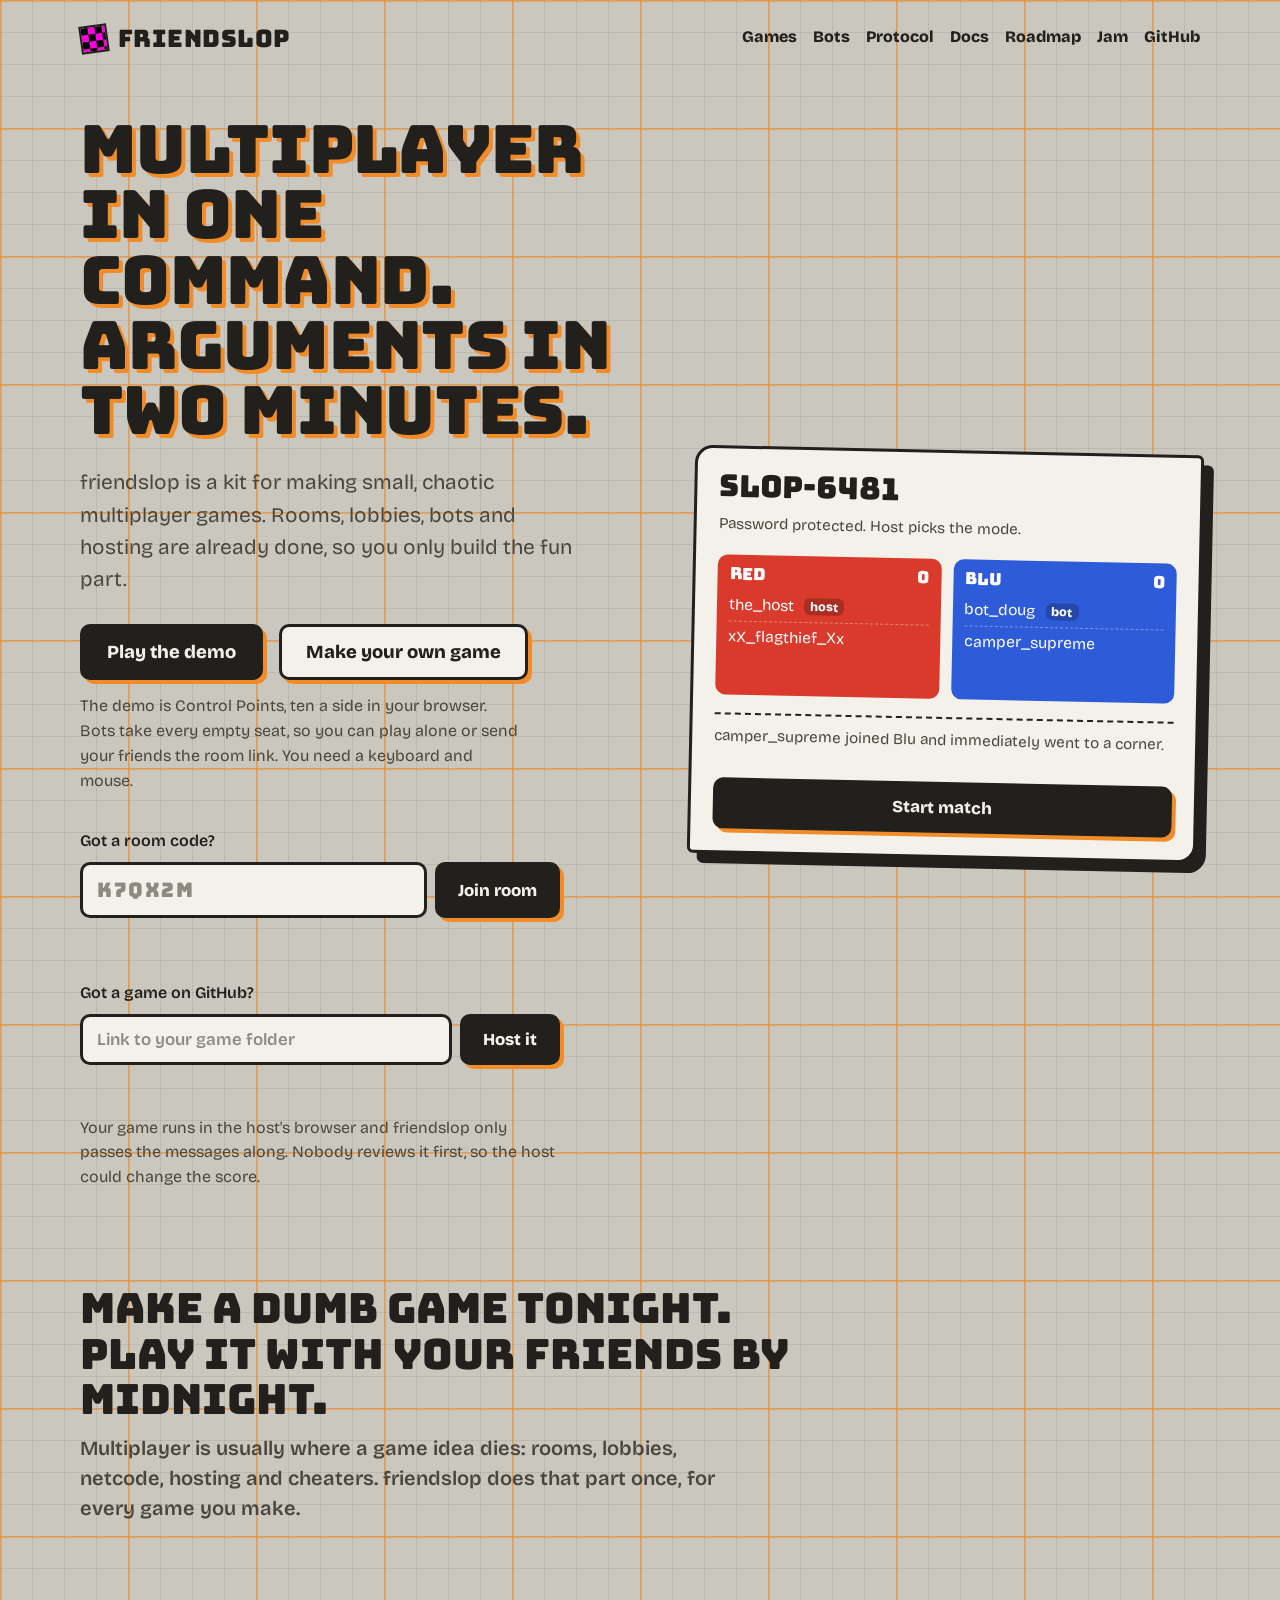
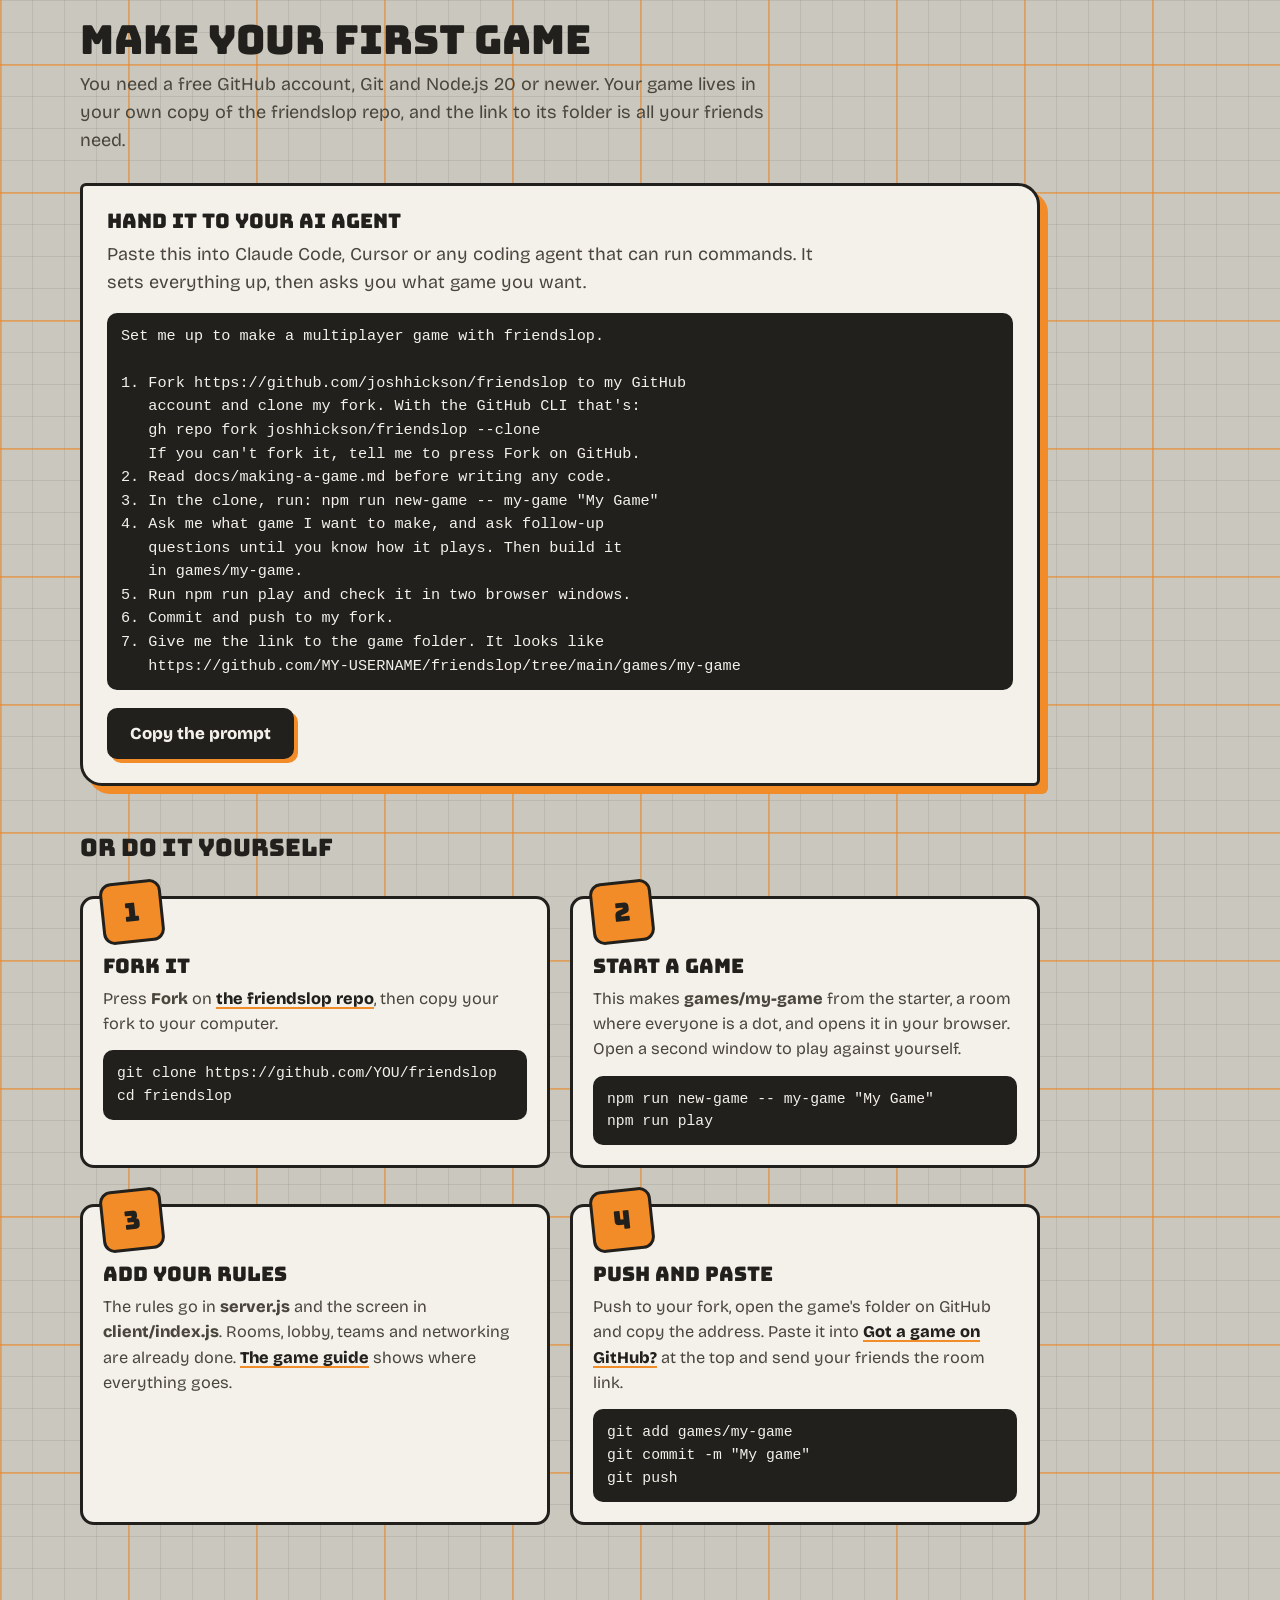
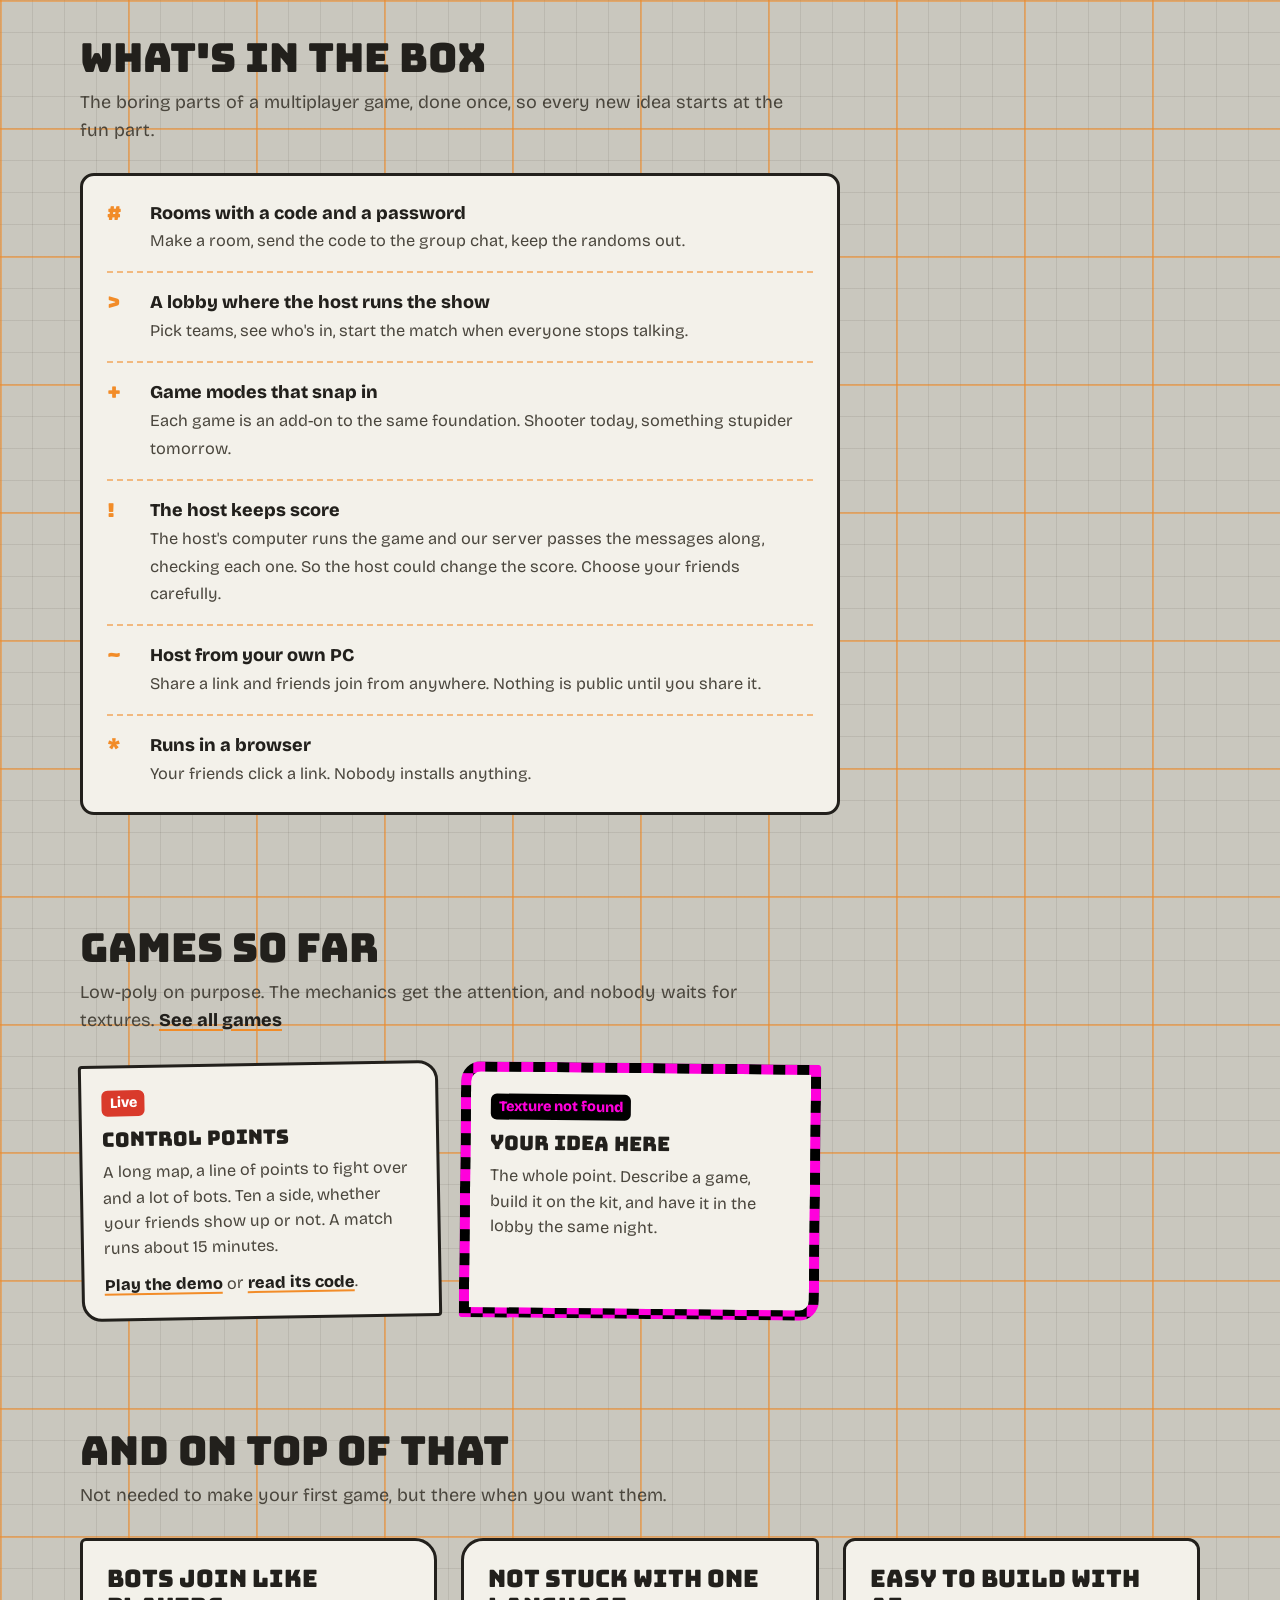
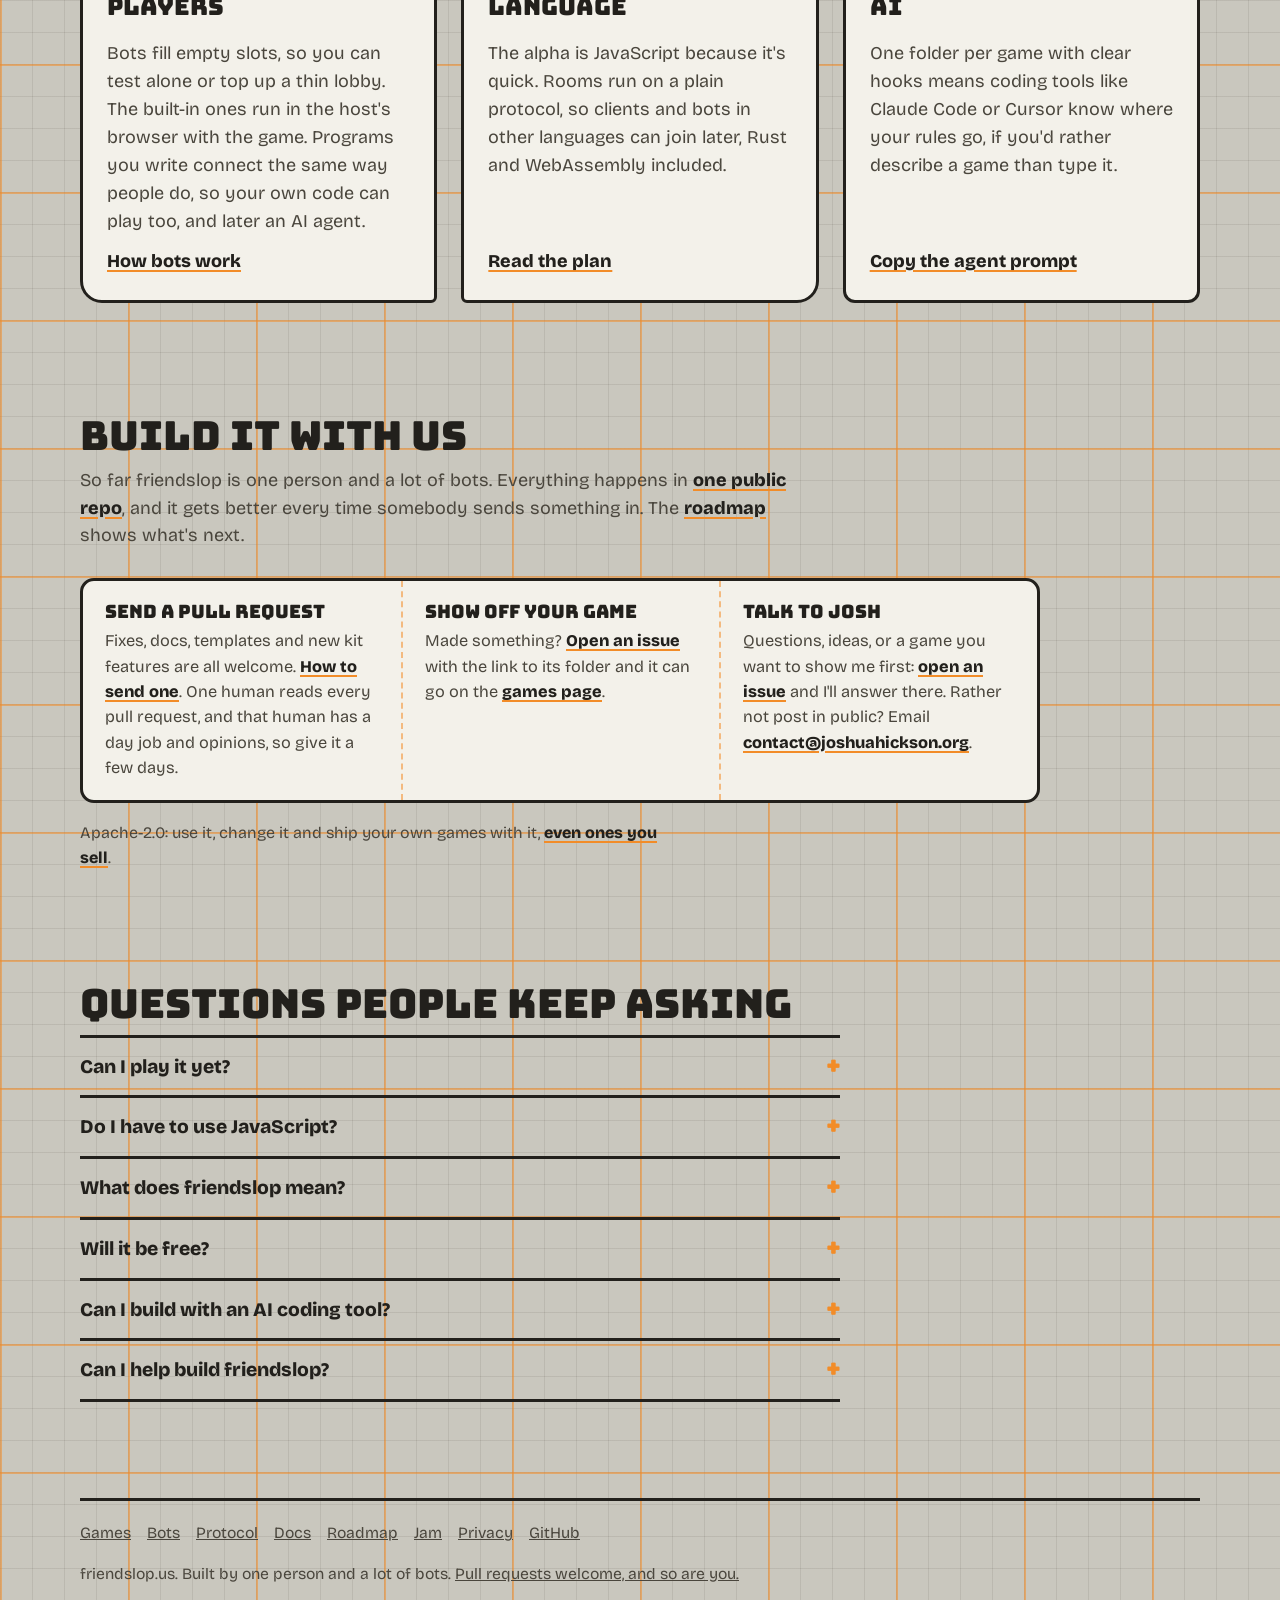
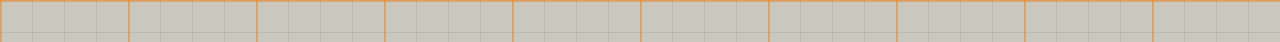
<file: index.html>
<!doctype html>
<html lang="en">
<head>
<meta charset="utf-8">
<meta name="viewport" content="width=device-width, initial-scale=1">
<title>friendslop</title>
<meta name="description" content="friendslop: a kit for making small, chaotic multiplayer games and playing them with your friends tonight. Rooms, lobbies, bots and hosting are already done.">
<meta property="og:title" content="friendslop">
<meta property="og:description" content="Multiplayer in one command. Arguments in two minutes.">
<meta property="og:url" content="https://friendslop.us/">
<meta name="theme-color" content="#c9c7be">
<link rel="icon" href="data:image/svg+xml,%3Csvg xmlns='http://www.w3.org/2000/svg' viewBox='0 0 32 32'%3E%3Crect width='16' height='16' fill='%23ff00dc'/%3E%3Crect x='16' y='16' width='16' height='16' fill='%23ff00dc'/%3E%3Crect x='16' width='16' height='16' fill='%23000'/%3E%3Crect y='16' width='16' height='16' fill='%23000'/%3E%3C/svg%3E">
<link rel="stylesheet" href="/style.css">
</head>
<body>
<header class="wrap bar">
  <a class="logo" href="/" aria-label="friendslop home"><span class="logo-cube" aria-hidden="true"></span>friendslop</a>
  <div class="bar-right">
    <nav class="nav" aria-label="Main">
      <a href="/games/">Games</a>
      <a href="/bots/">Bots</a>
      <a href="/protocol/">Protocol</a>
      <a href="/docs/">Docs</a>
      <a href="/roadmap/">Roadmap</a>
      <a href="/jam/">Jam</a>
      <a href="https://github.com/joshhickson/friendslop">GitHub</a>
    </nav>
  </div>
</header>

<main id="top">
  <section class="wrap hero" aria-labelledby="hero-title">
    <div>
      <h1 id="hero-title">Multiplayer in one command. Arguments in two minutes.</h1>
      <p class="lede">friendslop is a kit for making small, chaotic multiplayer games. Rooms, lobbies, bots and hosting are already done, so you only build the fun part.</p>
      <div class="hero-go">
        <a class="btn" href="https://play.friendslop.us/?host=https://github.com/joshhickson/friendslop/tree/main/games/cp">Play the demo</a>
        <a class="btn ghost" href="#make">Make your own game</a>
        <p class="hero-go-note">The demo is Control Points, ten a side in your browser. Bots take every empty seat, so you can play alone or send your friends the room link. You need a keyboard and mouse.</p>
      </div>
      <form class="join" id="join" autocomplete="off">
        <label for="code">Got a room code?</label>
        <input id="code" name="code" maxlength="8" placeholder="K7QX2M" autocapitalize="characters" spellcheck="false" aria-describedby="join-reply">
        <button class="btn" type="submit">Join room</button>
        <p class="join-reply" id="join-reply" role="status" aria-live="polite"></p>
      </form>
      <form class="join link" id="host-link" action="https://play.friendslop.us/" method="get" autocomplete="off">
        <label for="game-link">Got a game on GitHub?</label>
        <input id="game-link" name="host" type="text" inputmode="url" spellcheck="false" placeholder="Link to your game folder" aria-describedby="host-link-note host-link-reply">
        <button class="btn" type="submit">Host it</button>
        <p class="join-reply" id="host-link-reply" role="status" aria-live="polite"></p>
        <p class="join-note" id="host-link-note">Your game runs in the host's browser and friendslop only passes the messages along. Nobody reviews it first, so the host could change the score.</p>
      </form>
    </div>

    <div class="lobby" aria-label="Example lobby">
      <div class="lobby-head">
        <div class="room-code" id="room-code">SLOP-4207</div>
        <div class="room-meta">Password protected. Host picks the mode.</div>
      </div>
      <div class="teams">
        <div class="team red">
          <h3><span>Red</span><span>0</span></h3>
          <ul>
            <li class="pending">the_host <span class="tag">host</span></li>
            <li class="pending">xX_flagthief_Xx</li>
            <li class="pending">bot_greg <span class="tag">bot</span></li>
          </ul>
        </div>
        <div class="team blu">
          <h3><span>Blu</span><span>0</span></h3>
          <ul>
            <li class="pending">bot_doug <span class="tag">bot</span></li>
            <li class="pending">camper_supreme</li>
            <li class="pending">you? <span class="tag">open slot</span></li>
          </ul>
        </div>
      </div>
      <div class="feed" id="feed" aria-live="polite"><p>Waiting for players.</p></div>
      <button class="btn start" type="button" id="start">Start match</button>
    </div>
  </section>

  <section class="wrap trend" aria-label="Why friendslop">
    <p>Make a dumb game tonight. Play it with your friends by midnight.</p>
    <p>Multiplayer is usually where a game idea dies: rooms, lobbies, netcode, hosting and cheaters. friendslop does that part once, for every game you make.</p>
  </section>

  <section class="wrap" id="make" aria-labelledby="make-title">
    <h2 id="make-title">Make your first game</h2>
    <p class="section-lede">You need a free GitHub account, Git and Node.js 20 or newer. Your game lives in your own copy of the friendslop repo, and the link to its folder is all your friends need.</p>

    <div class="prompt">
      <div class="prompt-head">
        <h3>Hand it to your AI agent</h3>
        <p>Paste this into Claude Code, Cursor or any coding agent that can run commands. It sets everything up, then asks you what game you want.</p>
      </div>
      <pre class="prompt-text" id="agent-prompt">Set me up to make a multiplayer game with friendslop.

1. Fork https://github.com/joshhickson/friendslop to my GitHub
   account and clone my fork. With the GitHub CLI that's:
   gh repo fork joshhickson/friendslop --clone
   If you can't fork it, tell me to press Fork on GitHub.
2. Read docs/making-a-game.md before writing any code.
3. In the clone, run: npm run new-game -- my-game "My Game"
4. Ask me what game I want to make, and ask follow-up
   questions until you know how it plays. Then build it
   in games/my-game.
5. Run npm run play and check it in two browser windows.
6. Commit and push to my fork.
7. Give me the link to the game folder. It looks like
   https://github.com/MY-USERNAME/friendslop/tree/main/games/my-game</pre>
      <button class="btn" type="button" data-copy="agent-prompt">Copy the prompt</button>
    </div>

    <h3 class="make-or">Or do it yourself</h3>
    <ol class="steps four">
      <li>
        <h3>Fork it</h3>
        <p>Press <strong>Fork</strong> on <a href="https://github.com/joshhickson/friendslop">the friendslop repo</a>, then copy your fork to your computer.</p>
        <code class="cmd">git clone https://github.com/YOU/friendslop
cd friendslop</code>
      </li>
      <li>
        <h3>Start a game</h3>
        <p>This makes <strong>games/my-game</strong> from the starter, a room where everyone is a dot, and opens it in your browser. Open a second window to play against yourself.</p>
        <code class="cmd">npm run new-game -- my-game "My Game"
npm run play</code>
      </li>
      <li>
        <h3>Add your rules</h3>
        <p>The rules go in <strong>server.js</strong> and the screen in <strong>client/index.js</strong>. Rooms, lobby, teams and networking are already done. <a href="https://github.com/joshhickson/friendslop/blob/main/docs/making-a-game.md">The game guide</a> shows where everything goes.</p>
      </li>
      <li>
        <h3>Push and paste</h3>
        <p>Push to your fork, open the game's folder on GitHub and copy the address. Paste it into <a href="#host-link">Got a game on GitHub?</a> at the top and send your friends the room link.</p>
        <code class="cmd">git add games/my-game
git commit -m "My game"
git push</code>
      </li>
    </ol>
  </section>

  <section class="wrap" aria-labelledby="box-title">
    <h2 id="box-title">What's in the box</h2>
    <p class="section-lede">The boring parts of a multiplayer game, done once, so every new idea starts at the fun part.</p>
    <div class="notes">
      <ul>
        <li><span class="sym" aria-hidden="true">#</span><div><strong>Rooms with a code and a password</strong><span class="d">Make a room, send the code to the group chat, keep the randoms out.</span></div></li>
        <li><span class="sym" aria-hidden="true">&gt;</span><div><strong>A lobby where the host runs the show</strong><span class="d">Pick teams, see who's in, start the match when everyone stops talking.</span></div></li>
        <li><span class="sym" aria-hidden="true">+</span><div><strong>Game modes that snap in</strong><span class="d">Each game is an add-on to the same foundation. Shooter today, something stupider tomorrow.</span></div></li>
        <li><span class="sym" aria-hidden="true">!</span><div><strong>The host keeps score</strong><span class="d">The host's computer runs the game and our server passes the messages along, checking each one. So the host could change the score. Choose your friends carefully.</span></div></li>
        <li><span class="sym" aria-hidden="true">~</span><div><strong>Host from your own PC</strong><span class="d">Share a link and friends join from anywhere. Nothing is public until you share it.</span></div></li>
        <li><span class="sym" aria-hidden="true">*</span><div><strong>Runs in a browser</strong><span class="d">Your friends click a link. Nobody installs anything.</span></div></li>
      </ul>
    </div>
  </section>

  <section class="wrap" aria-labelledby="modes-title">
    <h2 id="modes-title">Games so far</h2>
    <p class="section-lede">Low-poly on purpose. The mechanics get the attention, and nobody waits for textures. <a href="/games/">See all games</a></p>
    <div class="cards">
      <article class="card">
        <span class="status live">Live</span>
        <h3>Control points</h3>
        <p>A long map, a line of points to fight over and a lot of bots. Ten a side, whether your friends show up or not. A match runs about 15 minutes.</p>
        <p><a href="https://play.friendslop.us/?host=https://github.com/joshhickson/friendslop/tree/main/games/cp">Play the demo</a> or <a href="https://github.com/joshhickson/friendslop/tree/main/games/cp">read its code</a>.</p>
      </article>
      <article class="card missing">
        <span class="status you">Texture not found</span>
        <h3>Your idea here</h3>
        <p>The whole point. Describe a game, build it on the kit, and have it in the lobby the same night.</p>
      </article>
    </div>
  </section>

  <section class="wrap" aria-labelledby="extras-title">
    <h2 id="extras-title">And on top of that</h2>
    <p class="section-lede">Not needed to make your first game, but there when you want them.</p>
    <div class="callouts">
      <article class="callout">
        <h3>Bots join like players</h3>
        <p>Bots fill empty slots, so you can test alone or top up a thin lobby. The built-in ones run in the host's browser with the game. Programs you write connect the same way people do, so your own code can play too, and later an AI agent.</p>
        <p class="more"><a href="/bots/">How bots work</a></p>
      </article>
      <article class="callout">
        <h3>Not stuck with one language</h3>
        <p>The alpha is JavaScript because it's quick. Rooms run on a plain protocol, so clients and bots in other languages can join later, Rust and WebAssembly included.</p>
        <p class="more"><a href="/protocol/">Read the plan</a></p>
      </article>
      <article class="callout">
        <h3>Easy to build with AI</h3>
        <p>One folder per game with clear hooks means coding tools like Claude Code or Cursor know where your rules go, if you'd rather describe a game than type it.</p>
        <p class="more"><a href="#make">Copy the agent prompt</a></p>
      </article>
    </div>
  </section>

  <section class="wrap" id="together" aria-labelledby="build-title">
    <h2 id="build-title">Build it with us</h2>
    <p class="section-lede">So far friendslop is one person and a lot of bots. Everything happens in <a href="https://github.com/joshhickson/friendslop">one public repo</a>, and it gets better every time somebody sends something in. The <a href="/roadmap/">roadmap</a> shows what's next.</p>
    <div class="build">
      <div>
        <h3>Send a pull request</h3>
        <p>Fixes, docs, templates and new kit features are all welcome. <a href="https://github.com/joshhickson/friendslop/blob/main/CONTRIBUTING.md">How to send one</a>. One human reads every pull request, and that human has a day job and opinions, so give it a few days.</p>
      </div>
      <div>
        <h3>Show off your game</h3>
        <p>Made something? <a href="https://github.com/joshhickson/friendslop/issues/new?title=My%20game%3A%20">Open an issue</a> with the link to its folder and it can go on the <a href="/games/">games page</a>.</p>
      </div>
      <div>
        <h3>Talk to Josh</h3>
        <p>Questions, ideas, or a game you want to show me first: <a href="https://github.com/joshhickson/friendslop/issues/new">open an issue</a> and I'll answer there. Rather not post in public? Email <a href="mailto:contact@joshuahickson.org">contact@joshuahickson.org</a>.</p>
      </div>
    </div>
    <p class="build-note">Apache-2.0: use it, change it and ship your own games with it, <a href="https://github.com/joshhickson/friendslop/blob/main/LICENSE">even ones you sell</a>.</p>
  </section>

  <section class="wrap" aria-labelledby="faq-title">
    <h2 id="faq-title">Questions people keep asking</h2>
    <div class="faq">
      <details>
        <summary>Can I play it yet?</summary>
        <p>Yes. <a href="https://play.friendslop.us/?host=https://github.com/joshhickson/friendslop/tree/main/games/cp">The Control Points demo</a> is live, and bots fill the empty seats. To play a game of your own, <a href="#make">make one on the starter</a>, push it to your fork and paste its folder link into the box at the top. Your friends get a room link and nobody installs anything.</p>
      </details>
      <details>
        <summary>Do I have to use JavaScript?</summary>
        <p>For the alpha, yes. After that, no: the plan is a documented protocol any language can speak. <a href="/protocol/">More on the protocol page</a>.</p>
      </details>
      <details>
        <summary>What does friendslop mean?</summary>
        <p>The kind of cheap, messy co-op game that's only fun because your friends are in it. That's the whole genre this is for.</p>
      </details>
      <details>
        <summary>Will it be free?</summary>
        <p>Yes. The kit is free and open under the Apache-2.0 license, and rooms on play.friendslop.us cost nothing. You need a free GitHub account to share a game. Your friends need nothing but the link.</p>
      </details>
      <details>
        <summary>Can I build with an AI coding tool?</summary>
        <p>Yes, and it's a good fit. A game is one folder with clear hooks and a guide to read, so tools like Claude Code or Cursor know where your rules go. <a href="#make">Copy the agent prompt</a> to get started.</p>
      </details>
      <details>
        <summary>Can I help build friendslop?</summary>
        <p>Please do. Pull requests are welcome for games, fixes, docs and the kit itself. <a href="#together">Here's how</a>.</p>
      </details>
    </div>
  </section>
</main>

<footer>
  <div class="wrap">
    <nav aria-label="Footer">
      <a href="/games/">Games</a>
      <a href="/bots/">Bots</a>
      <a href="/protocol/">Protocol</a>
      <a href="/docs/">Docs</a>
      <a href="/roadmap/">Roadmap</a>
      <a href="/jam/">Jam</a>
      <a href="/privacy/">Privacy</a>
      <a href="https://github.com/joshhickson/friendslop">GitHub</a>
    </nav>
    <span>friendslop.us. Built by one person and a lot of bots. <a href="/#together">Pull requests welcome, and so are you.</a></span>
  </div>
</footer>

<div class="toast" id="toast" role="status" aria-live="polite"></div>
<script src="/site.js"></script>
</body>
</html>
</file>
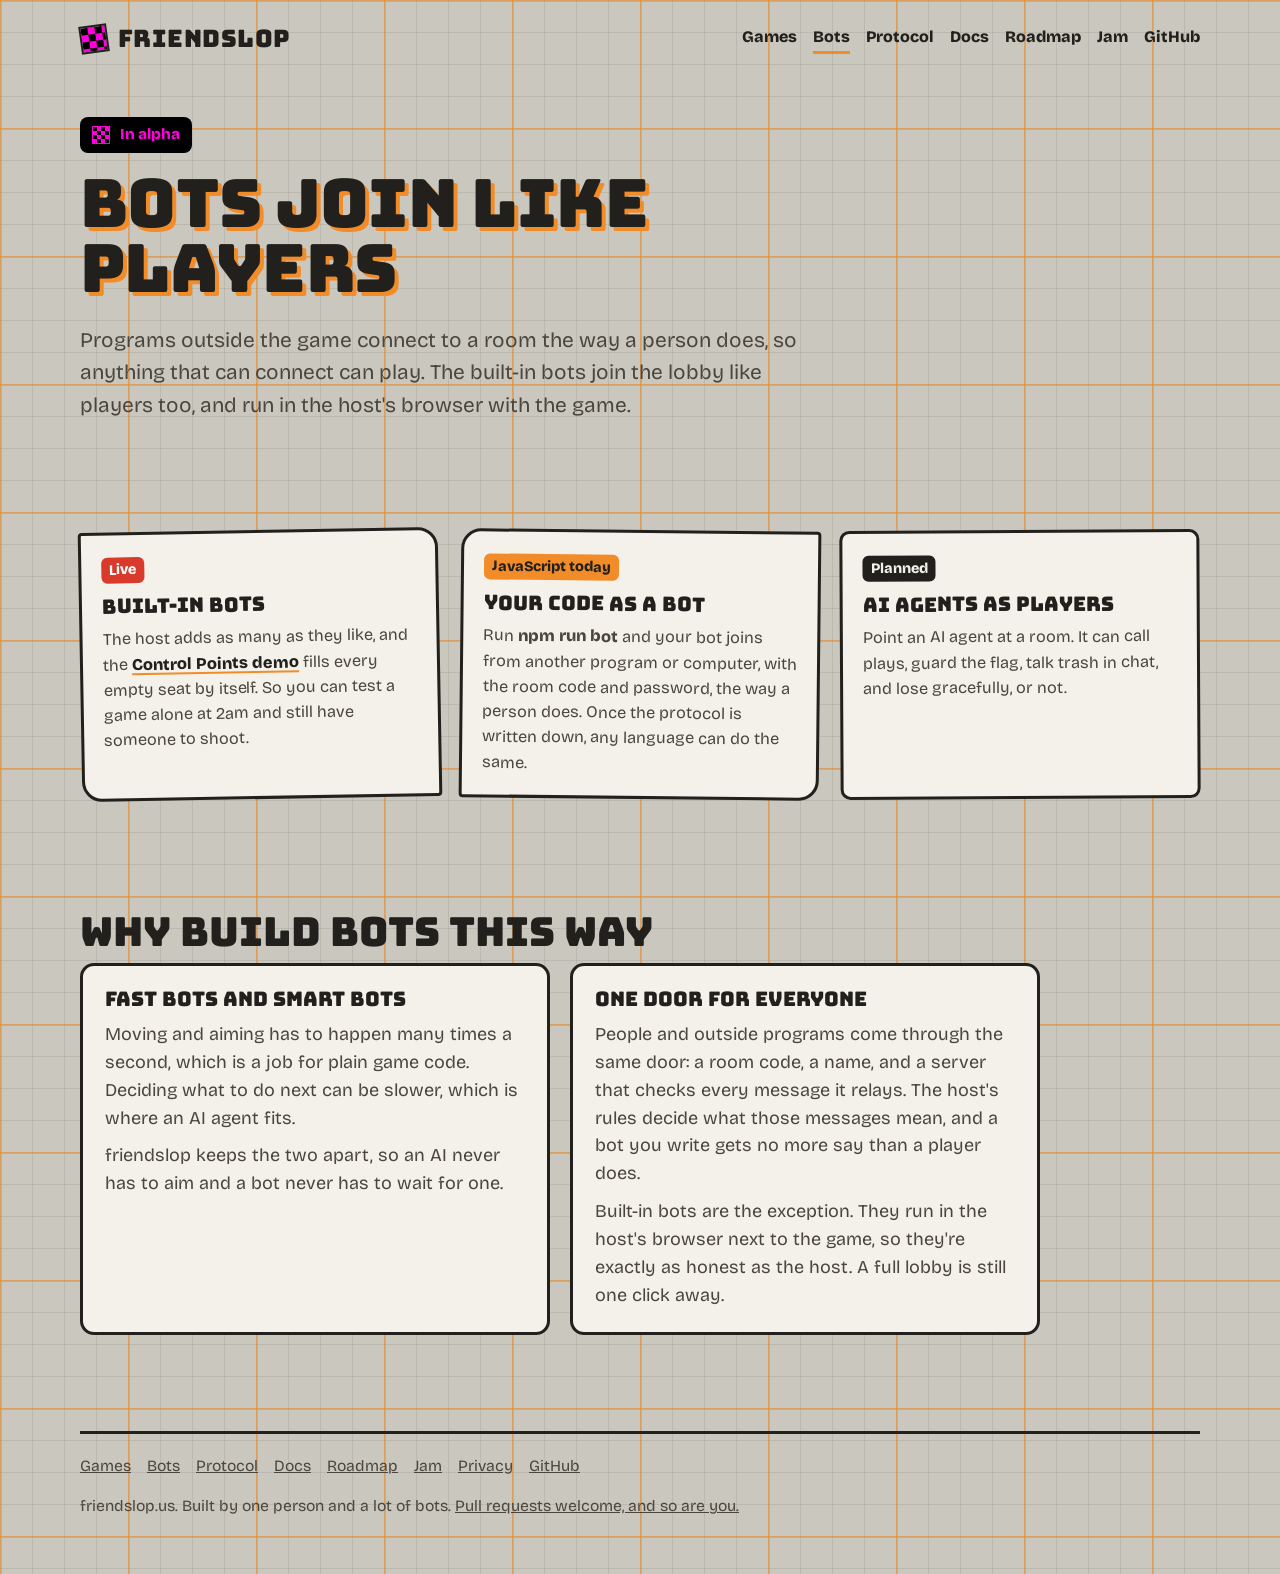
<file: bots/index.html>
<!doctype html>
<html lang="en">
<head>
<meta charset="utf-8">
<meta name="viewport" content="width=device-width, initial-scale=1">
<title>Bots | friendslop</title>
<meta name="description" content="friendslop bots join a room like players, so your own code or an AI agent can play. Built-in bots run in the host's browser with the game.">
<meta property="og:title" content="Bots | friendslop">
<meta property="og:description" content="friendslop bots join a room like players, so your own code or an AI agent can play. Built-in bots run in the host's browser with the game.">
<meta property="og:url" content="https://friendslop.us/bots/">
<meta name="theme-color" content="#c9c7be">
<link rel="icon" href="data:image/svg+xml,%3Csvg xmlns='http://www.w3.org/2000/svg' viewBox='0 0 32 32'%3E%3Crect width='16' height='16' fill='%23ff00dc'/%3E%3Crect x='16' y='16' width='16' height='16' fill='%23ff00dc'/%3E%3Crect x='16' width='16' height='16' fill='%23000'/%3E%3Crect y='16' width='16' height='16' fill='%23000'/%3E%3C/svg%3E">
<link rel="stylesheet" href="/style.css">
</head>
<body>
<header class="wrap bar">
  <a class="logo" href="/" aria-label="friendslop home"><span class="logo-cube" aria-hidden="true"></span>friendslop</a>
  <div class="bar-right">
    <nav class="nav" aria-label="Main">
      <a href="/games/">Games</a>
      <a href="/bots/" aria-current="page">Bots</a>
      <a href="/protocol/">Protocol</a>
      <a href="/docs/">Docs</a>
      <a href="/roadmap/">Roadmap</a>
      <a href="/jam/">Jam</a>
      <a href="https://github.com/joshhickson/friendslop">GitHub</a>
    </nav>
  </div>
</header>

<main>
<section class="wrap page-hero">
    <span class="soon">In alpha</span>
    <h1>Bots join like players</h1>
    <p class="lede">Programs outside the game connect to a room the way a person does, so anything that can connect can play. The built-in bots join the lobby like players too, and run in the host's browser with the game.</p>
  </section>

  <section class="wrap" aria-label="Kinds of bots">
    <div class="cards">
      <article class="card">
        <span class="status live">Live</span>
        <h3>Built-in bots</h3>
        <p>The host adds as many as they like, and the <a href="https://play.friendslop.us/?host=https://github.com/joshhickson/friendslop/tree/main/games/cp">Control Points demo</a> fills every empty seat by itself. So you can test a game alone at 2am and still have someone to shoot.</p>
      </article>
      <article class="card">
        <span class="status test">JavaScript today</span>
        <h3>Your code as a bot</h3>
        <p>Run <strong>npm run bot</strong> and your bot joins from another program or computer, with the room code and password, the way a person does. Once the protocol is written down, any language can do the same.</p>
      </article>
      <article class="card">
        <span class="status later">Planned</span>
        <h3>AI agents as players</h3>
        <p>Point an AI agent at a room. It can call plays, guard the flag, talk trash in chat, and lose gracefully, or not.</p>
      </article>
    </div>
  </section>

  <section class="wrap" aria-labelledby="why-title">
    <h2 id="why-title">Why build bots this way</h2>
    <div class="split">
      <div class="panel">
        <h3>Fast bots and smart bots</h3>
        <p>Moving and aiming has to happen many times a second, which is a job for plain game code. Deciding what to do next can be slower, which is where an AI agent fits.</p>
        <p>friendslop keeps the two apart, so an AI never has to aim and a bot never has to wait for one.</p>
      </div>
      <div class="panel">
        <h3>One door for everyone</h3>
        <p>People and outside programs come through the same door: a room code, a name, and a server that checks every message it relays. The host's rules decide what those messages mean, and a bot you write gets no more say than a player does.</p>
        <p>Built-in bots are the exception. They run in the host's browser next to the game, so they're exactly as honest as the host. A full lobby is still one click away.</p>
      </div>
    </div>
  </section>
</main>

<footer>
  <div class="wrap">
    <nav aria-label="Footer">
      <a href="/games/">Games</a>
      <a href="/bots/" aria-current="page">Bots</a>
      <a href="/protocol/">Protocol</a>
      <a href="/docs/">Docs</a>
      <a href="/roadmap/">Roadmap</a>
      <a href="/jam/">Jam</a>
      <a href="/privacy/">Privacy</a>
      <a href="https://github.com/joshhickson/friendslop">GitHub</a>
    </nav>
    <span>friendslop.us. Built by one person and a lot of bots. <a href="/#together">Pull requests welcome, and so are you.</a></span>
  </div>
</footer>

<script src="/site.js"></script>
</body>
</html>
</file>
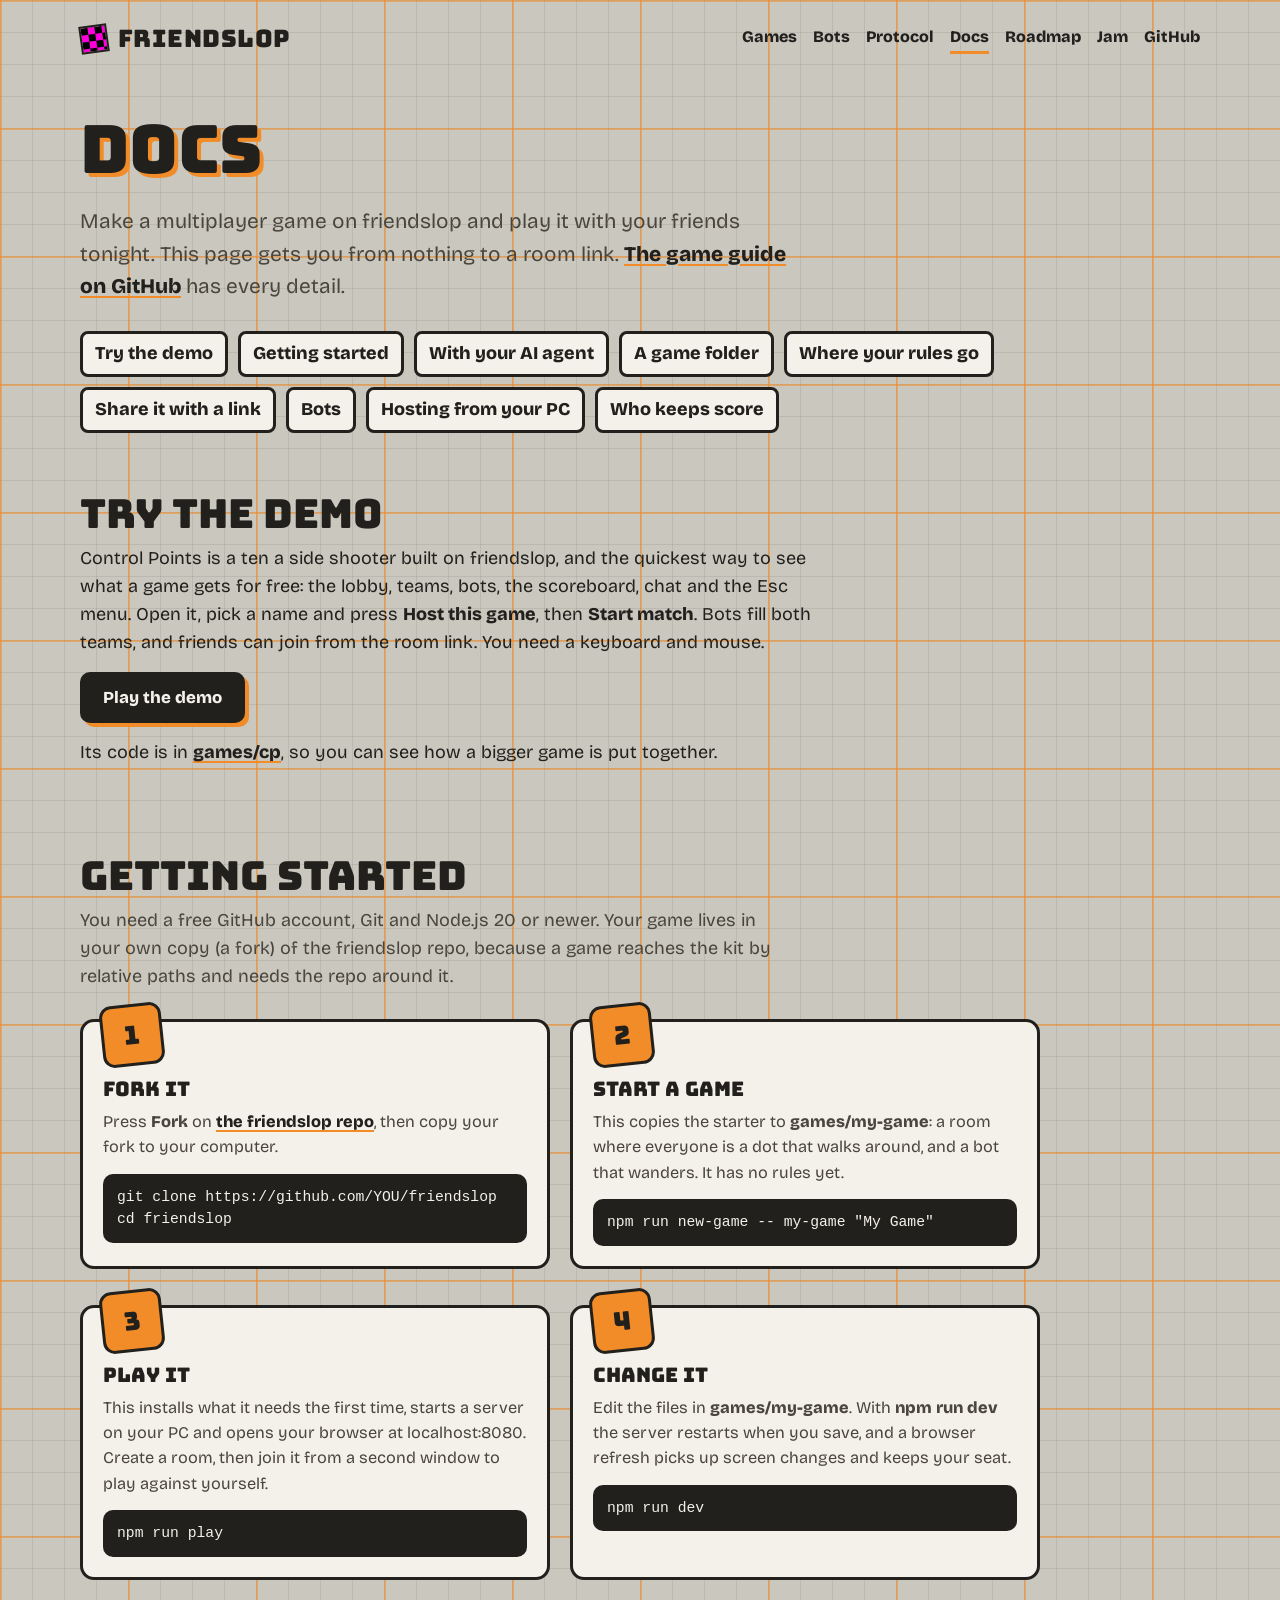
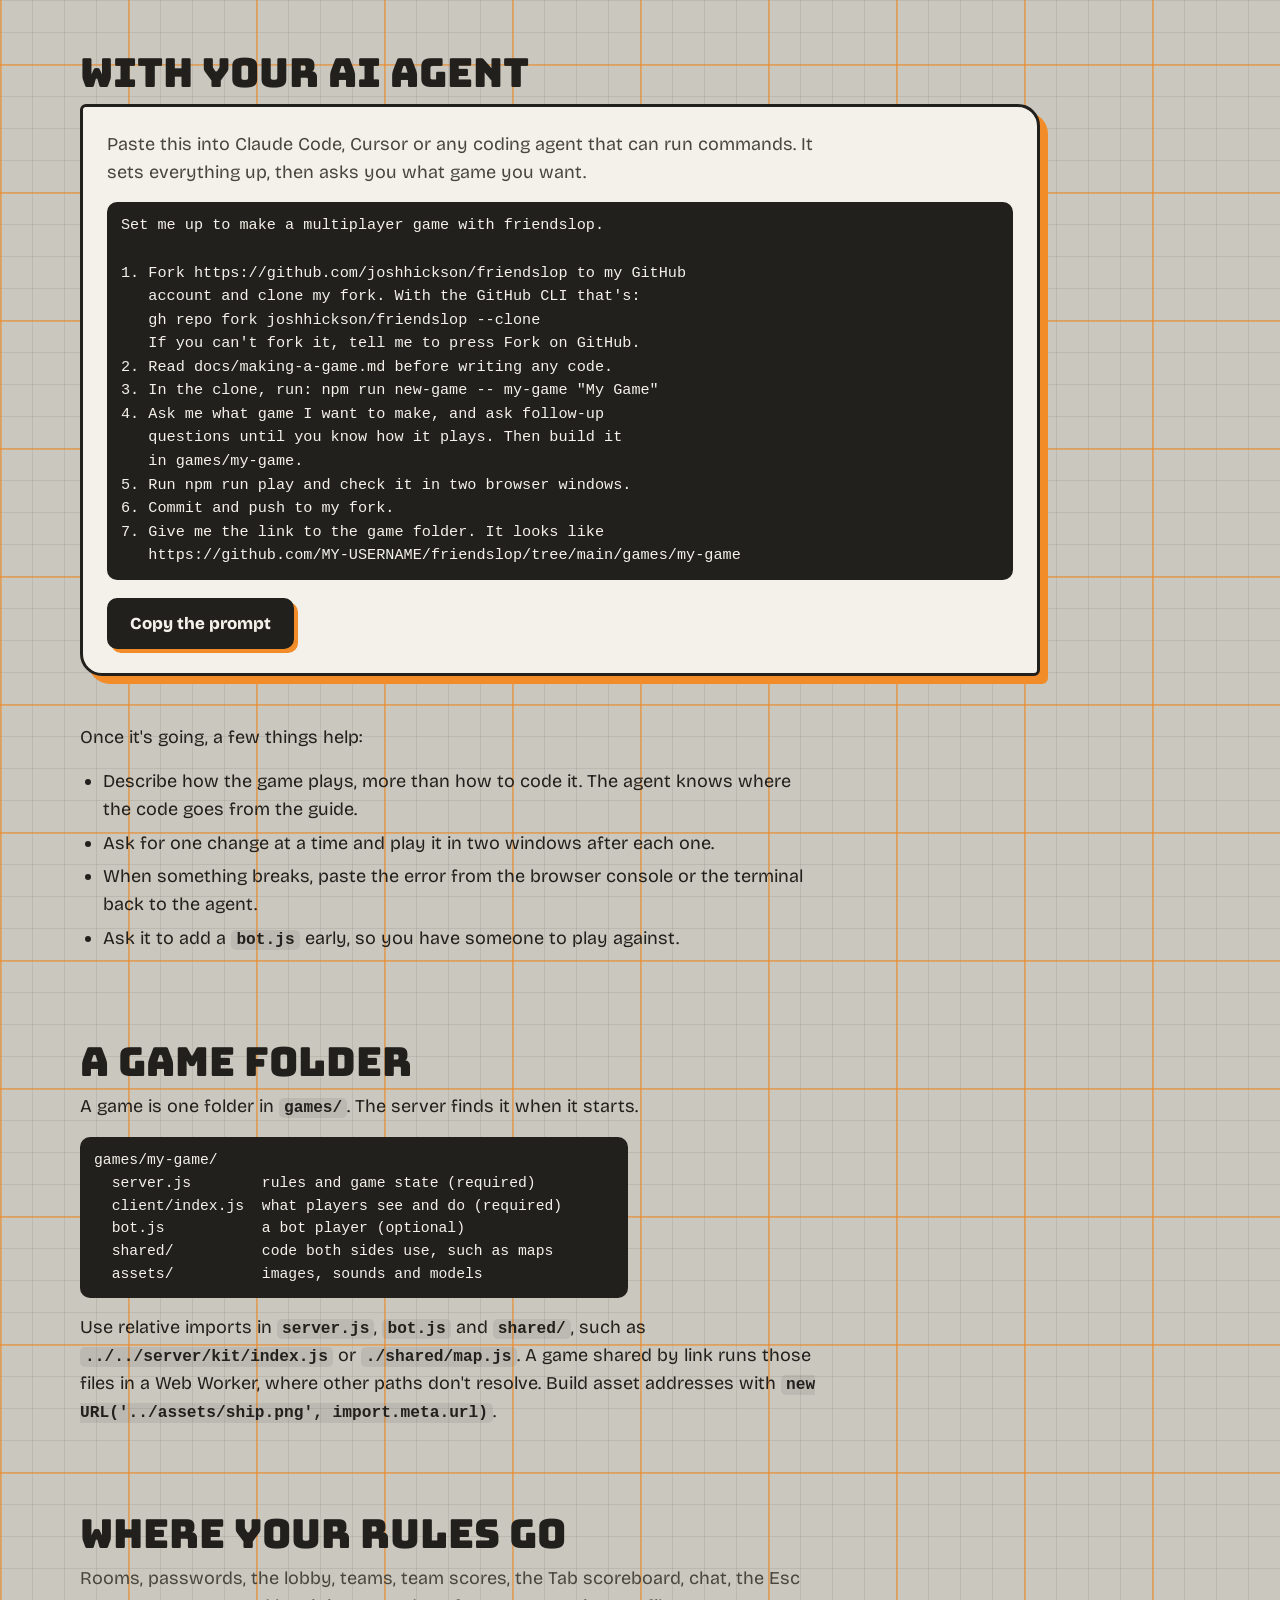
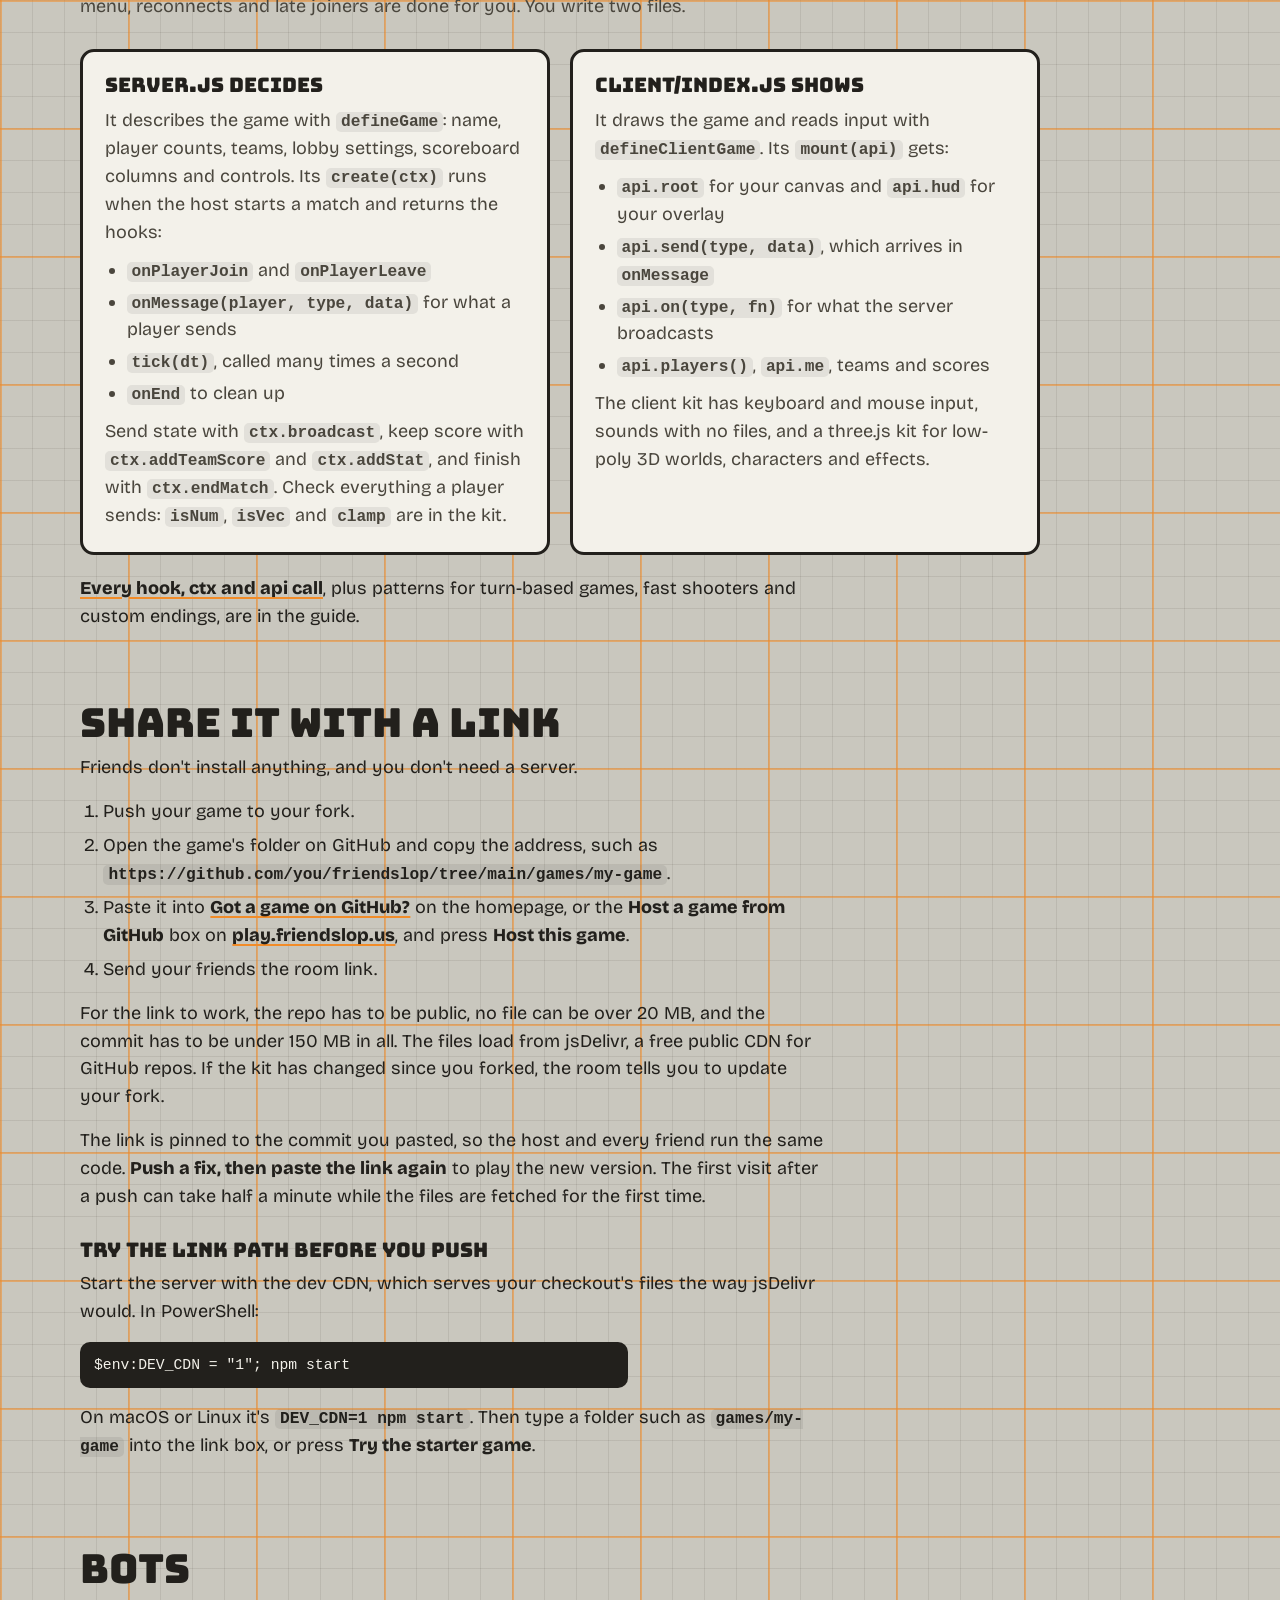
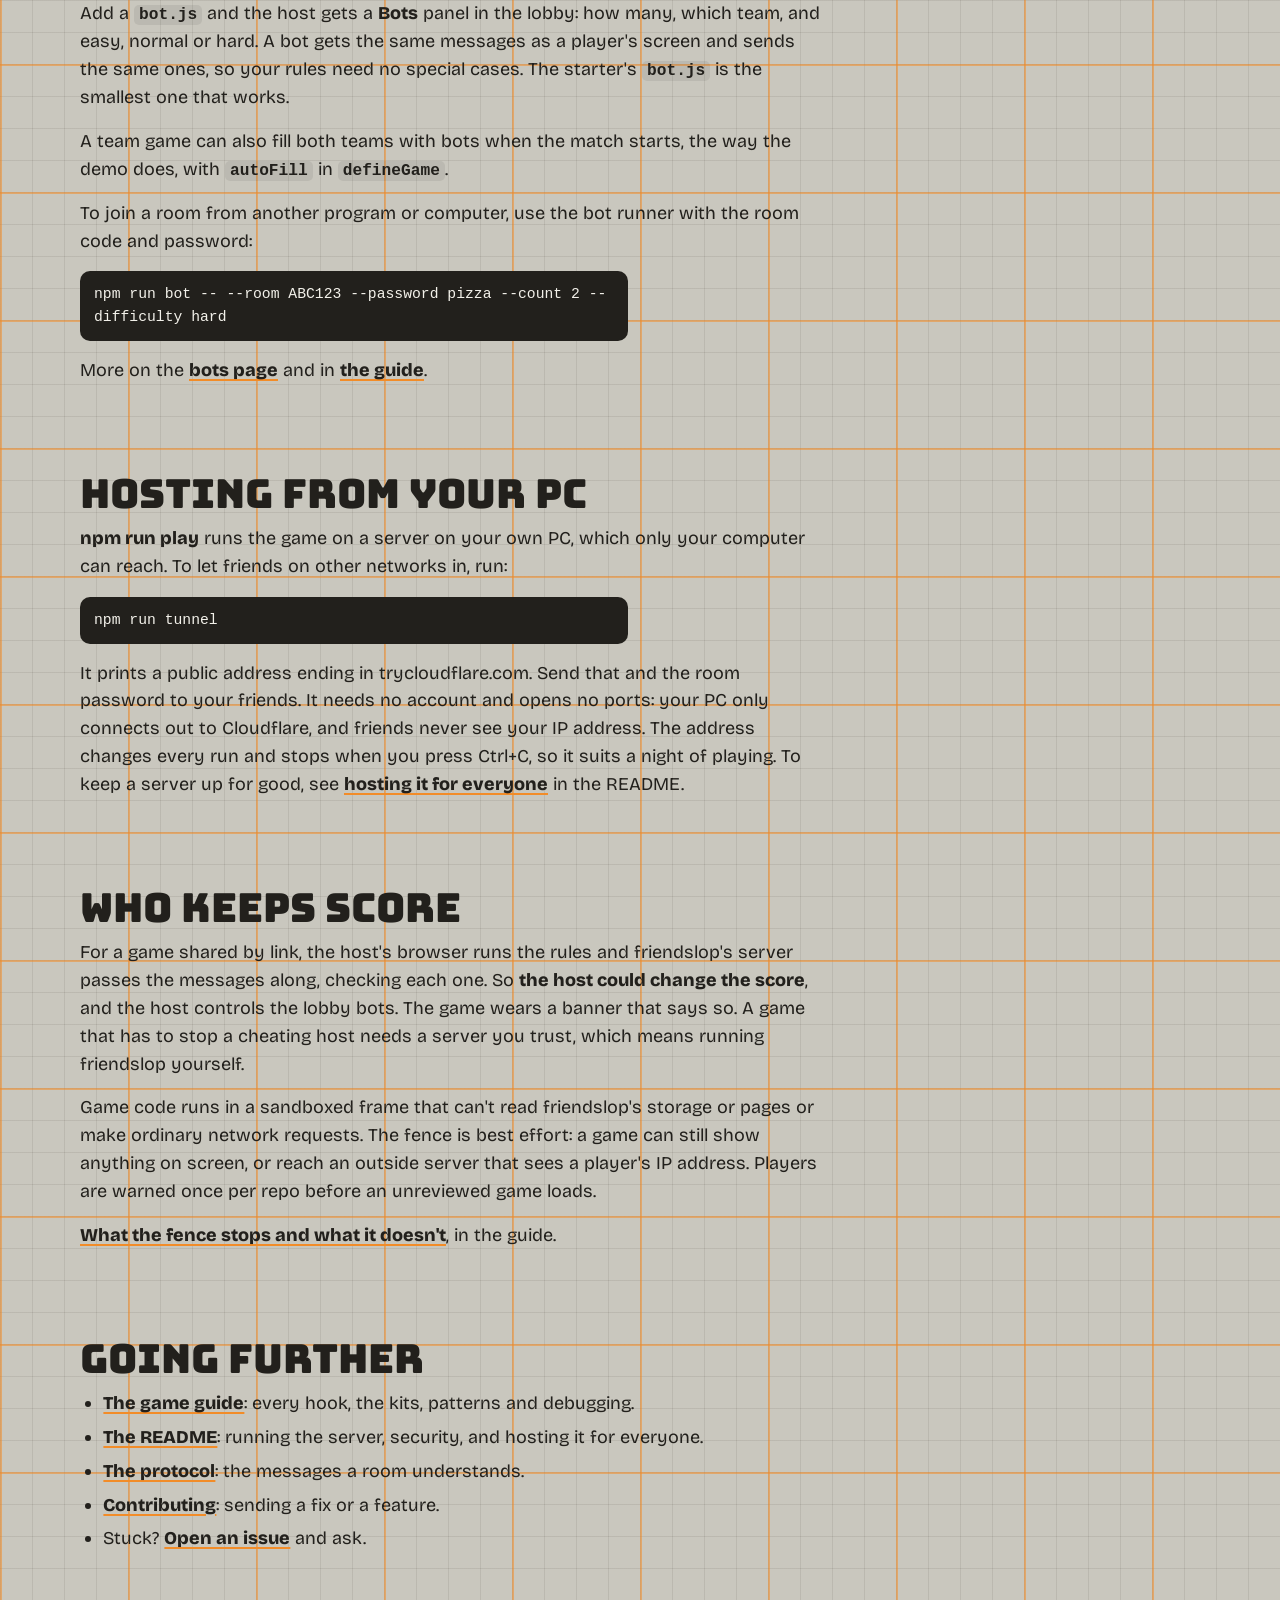
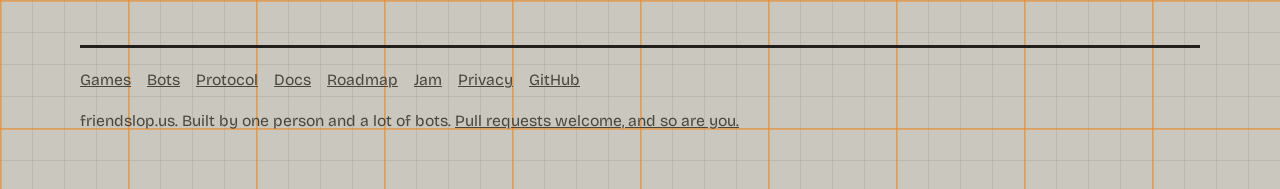
<file: docs/index.html>
<!doctype html>
<html lang="en">
<head>
<meta charset="utf-8">
<meta name="viewport" content="width=device-width, initial-scale=1">
<title>Docs | friendslop</title>
<meta name="description" content="Make a multiplayer game on friendslop and play it with your friends: setup, the agent prompt, where your rules go, sharing by link, bots and hosting.">
<meta property="og:title" content="Docs | friendslop">
<meta property="og:description" content="Make a multiplayer game on friendslop and play it with your friends tonight.">
<meta property="og:url" content="https://friendslop.us/docs/">
<meta name="theme-color" content="#c9c7be">
<link rel="icon" href="data:image/svg+xml,%3Csvg xmlns='http://www.w3.org/2000/svg' viewBox='0 0 32 32'%3E%3Crect width='16' height='16' fill='%23ff00dc'/%3E%3Crect x='16' y='16' width='16' height='16' fill='%23ff00dc'/%3E%3Crect x='16' width='16' height='16' fill='%23000'/%3E%3Crect y='16' width='16' height='16' fill='%23000'/%3E%3C/svg%3E">
<link rel="stylesheet" href="/style.css">
</head>
<body>
<header class="wrap bar">
  <a class="logo" href="/" aria-label="friendslop home"><span class="logo-cube" aria-hidden="true"></span>friendslop</a>
  <div class="bar-right">
    <nav class="nav" aria-label="Main">
      <a href="/games/">Games</a>
      <a href="/bots/">Bots</a>
      <a href="/protocol/">Protocol</a>
      <a href="/docs/" aria-current="page">Docs</a>
      <a href="/roadmap/">Roadmap</a>
      <a href="/jam/">Jam</a>
      <a href="https://github.com/joshhickson/friendslop">GitHub</a>
    </nav>
  </div>
</header>

<main>
  <section class="wrap page-hero">
    <h1>Docs</h1>
    <p class="lede">Make a multiplayer game on friendslop and play it with your friends tonight. This page gets you from nothing to a room link. <a class="prose-link" href="https://github.com/joshhickson/friendslop/blob/main/docs/making-a-game.md">The game guide on GitHub</a> has every detail.</p>
    <nav aria-label="On this page">
      <ul class="toc">
        <li><a href="#demo">Try the demo</a></li>
        <li><a href="#start">Getting started</a></li>
        <li><a href="#agent">With your AI agent</a></li>
        <li><a href="#folder">A game folder</a></li>
        <li><a href="#rules">Where your rules go</a></li>
        <li><a href="#share">Share it with a link</a></li>
        <li><a href="#bots">Bots</a></li>
        <li><a href="#own-pc">Hosting from your PC</a></li>
        <li><a href="#trust">Who keeps score</a></li>
      </ul>
    </nav>
  </section>

  <section class="wrap page-body doc" id="demo" aria-labelledby="demo-title">
    <h2 id="demo-title">Try the demo</h2>
    <p>Control Points is a ten a side shooter built on friendslop, and the quickest way to see what a game gets for free: the lobby, teams, bots, the scoreboard, chat and the Esc menu. Open it, pick a name and press <strong>Host this game</strong>, then <strong>Start match</strong>. Bots fill both teams, and friends can join from the room link. You need a keyboard and mouse.</p>
    <p class="doc-go"><a class="btn" href="https://play.friendslop.us/?host=https://github.com/joshhickson/friendslop/tree/main/games/cp">Play the demo</a></p>
    <p>Its code is in <a href="https://github.com/joshhickson/friendslop/tree/main/games/cp">games/cp</a>, so you can see how a bigger game is put together.</p>
  </section>

  <section class="wrap doc" id="start" aria-labelledby="start-title">
    <h2 id="start-title">Getting started</h2>
    <p class="section-lede">You need a free GitHub account, Git and Node.js 20 or newer. Your game lives in your own copy (a fork) of the friendslop repo, because a game reaches the kit by relative paths and needs the repo around it.</p>
    <ol class="steps four">
      <li>
        <h3>Fork it</h3>
        <p>Press <strong>Fork</strong> on <a href="https://github.com/joshhickson/friendslop">the friendslop repo</a>, then copy your fork to your computer.</p>
        <code class="cmd">git clone https://github.com/YOU/friendslop
cd friendslop</code>
      </li>
      <li>
        <h3>Start a game</h3>
        <p>This copies the starter to <strong>games/my-game</strong>: a room where everyone is a dot that walks around, and a bot that wanders. It has no rules yet.</p>
        <code class="cmd">npm run new-game -- my-game "My Game"</code>
      </li>
      <li>
        <h3>Play it</h3>
        <p>This installs what it needs the first time, starts a server on your PC and opens your browser at localhost:8080. Create a room, then join it from a second window to play against yourself.</p>
        <code class="cmd">npm run play</code>
      </li>
      <li>
        <h3>Change it</h3>
        <p>Edit the files in <strong>games/my-game</strong>. With <strong>npm run dev</strong> the server restarts when you save, and a browser refresh picks up screen changes and keeps your seat.</p>
        <code class="cmd">npm run dev</code>
      </li>
    </ol>
  </section>

  <section class="wrap doc" id="agent" aria-labelledby="agent-title">
    <h2 id="agent-title">With your AI agent</h2>
    <div class="prompt">
      <div class="prompt-head">
        <p>Paste this into Claude Code, Cursor or any coding agent that can run commands. It sets everything up, then asks you what game you want.</p>
      </div>
      <pre class="prompt-text" id="agent-prompt">Set me up to make a multiplayer game with friendslop.

1. Fork https://github.com/joshhickson/friendslop to my GitHub
   account and clone my fork. With the GitHub CLI that's:
   gh repo fork joshhickson/friendslop --clone
   If you can't fork it, tell me to press Fork on GitHub.
2. Read docs/making-a-game.md before writing any code.
3. In the clone, run: npm run new-game -- my-game "My Game"
4. Ask me what game I want to make, and ask follow-up
   questions until you know how it plays. Then build it
   in games/my-game.
5. Run npm run play and check it in two browser windows.
6. Commit and push to my fork.
7. Give me the link to the game folder. It looks like
   https://github.com/MY-USERNAME/friendslop/tree/main/games/my-game</pre>
      <button class="btn" type="button" data-copy="agent-prompt">Copy the prompt</button>
    </div>
    <div class="page-body">
      <p>Once it's going, a few things help:</p>
      <ul>
        <li>Describe how the game plays, more than how to code it. The agent knows where the code goes from the guide.</li>
        <li>Ask for one change at a time and play it in two windows after each one.</li>
        <li>When something breaks, paste the error from the browser console or the terminal back to the agent.</li>
        <li>Ask it to add a <code>bot.js</code> early, so you have someone to play against.</li>
      </ul>
    </div>
  </section>

  <section class="wrap page-body doc" id="folder" aria-labelledby="folder-title">
    <h2 id="folder-title">A game folder</h2>
    <p>A game is one folder in <code>games/</code>. The server finds it when it starts.</p>
    <code class="cmd">games/my-game/
  server.js        rules and game state (required)
  client/index.js  what players see and do (required)
  bot.js           a bot player (optional)
  shared/          code both sides use, such as maps
  assets/          images, sounds and models</code>
    <p>Use relative imports in <code>server.js</code>, <code>bot.js</code> and <code>shared/</code>, such as <code>../../server/kit/index.js</code> or <code>./shared/map.js</code>. A game shared by link runs those files in a Web Worker, where other paths don't resolve. Build asset addresses with <code>new URL('../assets/ship.png', import.meta.url)</code>.</p>
  </section>

  <section class="wrap doc" id="rules" aria-labelledby="rules-title">
    <h2 id="rules-title">Where your rules go</h2>
    <p class="section-lede">Rooms, passwords, the lobby, teams, team scores, the Tab scoreboard, chat, the Esc menu, reconnects and late joiners are done for you. You write two files.</p>
    <div class="split">
      <div class="panel">
        <h3>server.js decides</h3>
        <p>It describes the game with <code>defineGame</code>: name, player counts, teams, lobby settings, scoreboard columns and controls. Its <code>create(ctx)</code> runs when the host starts a match and returns the hooks:</p>
        <ul>
          <li><code>onPlayerJoin</code> and <code>onPlayerLeave</code></li>
          <li><code>onMessage(player, type, data)</code> for what a player sends</li>
          <li><code>tick(dt)</code>, called many times a second</li>
          <li><code>onEnd</code> to clean up</li>
        </ul>
        <p>Send state with <code>ctx.broadcast</code>, keep score with <code>ctx.addTeamScore</code> and <code>ctx.addStat</code>, and finish with <code>ctx.endMatch</code>. Check everything a player sends: <code>isNum</code>, <code>isVec</code> and <code>clamp</code> are in the kit.</p>
      </div>
      <div class="panel">
        <h3>client/index.js shows</h3>
        <p>It draws the game and reads input with <code>defineClientGame</code>. Its <code>mount(api)</code> gets:</p>
        <ul>
          <li><code>api.root</code> for your canvas and <code>api.hud</code> for your overlay</li>
          <li><code>api.send(type, data)</code>, which arrives in <code>onMessage</code></li>
          <li><code>api.on(type, fn)</code> for what the server broadcasts</li>
          <li><code>api.players()</code>, <code>api.me</code>, teams and scores</li>
        </ul>
        <p>The client kit has keyboard and mouse input, sounds with no files, and a three.js kit for low-poly 3D worlds, characters and effects.</p>
      </div>
    </div>
    <p class="doc-more"><a href="https://github.com/joshhickson/friendslop/blob/main/docs/making-a-game.md#serverjs">Every hook, ctx and api call</a>, plus patterns for turn-based games, fast shooters and custom endings, are in the guide.</p>
  </section>

  <section class="wrap page-body doc" id="share" aria-labelledby="share-title">
    <h2 id="share-title">Share it with a link</h2>
    <p>Friends don't install anything, and you don't need a server.</p>
    <ol class="doc-list">
      <li>Push your game to your fork.</li>
      <li>Open the game's folder on GitHub and copy the address, such as <code>https://github.com/you/friendslop/tree/main/games/my-game</code>.</li>
      <li>Paste it into <a href="/#host-link">Got a game on GitHub?</a> on the homepage, or the <strong>Host a game from GitHub</strong> box on <a href="https://play.friendslop.us/">play.friendslop.us</a>, and press <strong>Host this game</strong>.</li>
      <li>Send your friends the room link.</li>
    </ol>
    <p>For the link to work, the repo has to be public, no file can be over 20 MB, and the commit has to be under 150 MB in all. The files load from jsDelivr, a free public CDN for GitHub repos. If the kit has changed since you forked, the room tells you to update your fork.</p>
    <p>The link is pinned to the commit you pasted, so the host and every friend run the same code. <strong>Push a fix, then paste the link again</strong> to play the new version. The first visit after a push can take half a minute while the files are fetched for the first time.</p>
    <h3>Try the link path before you push</h3>
    <p>Start the server with the dev CDN, which serves your checkout's files the way jsDelivr would. In PowerShell:</p>
    <code class="cmd">$env:DEV_CDN = "1"; npm start</code>
    <p>On macOS or Linux it's <code>DEV_CDN=1 npm start</code>. Then type a folder such as <code>games/my-game</code> into the link box, or press <strong>Try the starter game</strong>.</p>
  </section>

  <section class="wrap page-body doc" id="bots" aria-labelledby="bots-title">
    <h2 id="bots-title">Bots</h2>
    <p>Add a <code>bot.js</code> and the host gets a <strong>Bots</strong> panel in the lobby: how many, which team, and easy, normal or hard. A bot gets the same messages as a player's screen and sends the same ones, so your rules need no special cases. The starter's <code>bot.js</code> is the smallest one that works.</p>
    <p>A team game can also fill both teams with bots when the match starts, the way the demo does, with <code>autoFill</code> in <code>defineGame</code>.</p>
    <p>To join a room from another program or computer, use the bot runner with the room code and password:</p>
    <code class="cmd">npm run bot -- --room ABC123 --password pizza --count 2 --difficulty hard</code>
    <p>More on the <a href="/bots/">bots page</a> and in <a href="https://github.com/joshhickson/friendslop/blob/main/docs/making-a-game.md#botjs-optional">the guide</a>.</p>
  </section>

  <section class="wrap page-body doc" id="own-pc" aria-labelledby="own-pc-title">
    <h2 id="own-pc-title">Hosting from your PC</h2>
    <p><strong>npm run play</strong> runs the game on a server on your own PC, which only your computer can reach. To let friends on other networks in, run:</p>
    <code class="cmd">npm run tunnel</code>
    <p>It prints a public address ending in trycloudflare.com. Send that and the room password to your friends. It needs no account and opens no ports: your PC only connects out to Cloudflare, and friends never see your IP address. The address changes every run and stops when you press Ctrl+C, so it suits a night of playing. To keep a server up for good, see <a href="https://github.com/joshhickson/friendslop#hosting-it-for-everyone">hosting it for everyone</a> in the README.</p>
  </section>

  <section class="wrap page-body doc" id="trust" aria-labelledby="trust-title">
    <h2 id="trust-title">Who keeps score</h2>
    <p>For a game shared by link, the host's browser runs the rules and friendslop's server passes the messages along, checking each one. So <strong>the host could change the score</strong>, and the host controls the lobby bots. The game wears a banner that says so. A game that has to stop a cheating host needs a server you trust, which means running friendslop yourself.</p>
    <p>Game code runs in a sandboxed frame that can't read friendslop's storage or pages or make ordinary network requests. The fence is best effort: a game can still show anything on screen, or reach an outside server that sees a player's IP address. Players are warned once per repo before an unreviewed game loads.</p>
    <p><a href="https://github.com/joshhickson/friendslop/blob/main/docs/making-a-game.md#what-the-fence-stops-and-what-it-doesnt">What the fence stops and what it doesn't</a>, in the guide.</p>
  </section>

  <section class="wrap page-body doc" aria-labelledby="more-title">
    <h2 id="more-title">Going further</h2>
    <ul>
      <li><a href="https://github.com/joshhickson/friendslop/blob/main/docs/making-a-game.md">The game guide</a>: every hook, the kits, patterns and debugging.</li>
      <li><a href="https://github.com/joshhickson/friendslop#readme">The README</a>: running the server, security, and hosting it for everyone.</li>
      <li><a href="/protocol/">The protocol</a>: the messages a room understands.</li>
      <li><a href="https://github.com/joshhickson/friendslop/blob/main/CONTRIBUTING.md">Contributing</a>: sending a fix or a feature.</li>
      <li>Stuck? <a href="https://github.com/joshhickson/friendslop/issues/new">Open an issue</a> and ask.</li>
    </ul>
  </section>
</main>

<footer>
  <div class="wrap">
    <nav aria-label="Footer">
      <a href="/games/">Games</a>
      <a href="/bots/">Bots</a>
      <a href="/protocol/">Protocol</a>
      <a href="/docs/" aria-current="page">Docs</a>
      <a href="/roadmap/">Roadmap</a>
      <a href="/jam/">Jam</a>
      <a href="/privacy/">Privacy</a>
      <a href="https://github.com/joshhickson/friendslop">GitHub</a>
    </nav>
    <span>friendslop.us. Built by one person and a lot of bots. <a href="/#together">Pull requests welcome, and so are you.</a></span>
  </div>
</footer>

<div class="toast" id="toast" role="status" aria-live="polite"></div>
<script src="/site.js"></script>
</body>
</html>
</file>
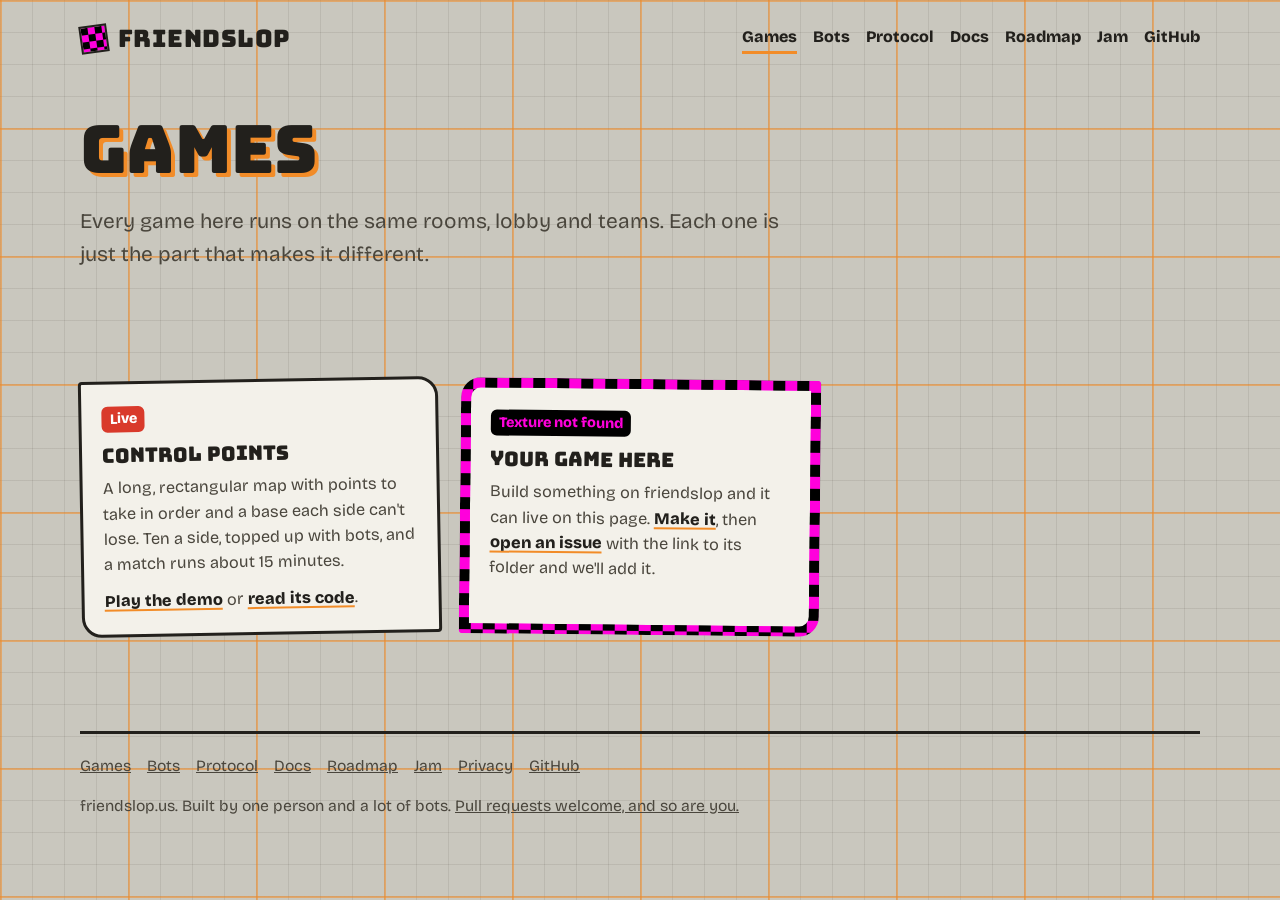
<file: games/index.html>
<!doctype html>
<html lang="en">
<head>
<meta charset="utf-8">
<meta name="viewport" content="width=device-width, initial-scale=1">
<title>Games | friendslop</title>
<meta name="description" content="The games built on friendslop so far, what's coming, and the ones we want somebody to make.">
<meta property="og:title" content="Games | friendslop">
<meta property="og:description" content="The games built on friendslop so far, what's coming, and the ones we want somebody to make.">
<meta property="og:url" content="https://friendslop.us/games/">
<meta name="theme-color" content="#c9c7be">
<link rel="icon" href="data:image/svg+xml,%3Csvg xmlns='http://www.w3.org/2000/svg' viewBox='0 0 32 32'%3E%3Crect width='16' height='16' fill='%23ff00dc'/%3E%3Crect x='16' y='16' width='16' height='16' fill='%23ff00dc'/%3E%3Crect x='16' width='16' height='16' fill='%23000'/%3E%3Crect y='16' width='16' height='16' fill='%23000'/%3E%3C/svg%3E">
<link rel="stylesheet" href="/style.css">
</head>
<body>
<header class="wrap bar">
  <a class="logo" href="/" aria-label="friendslop home"><span class="logo-cube" aria-hidden="true"></span>friendslop</a>
  <div class="bar-right">
    <nav class="nav" aria-label="Main">
      <a href="/games/" aria-current="page">Games</a>
      <a href="/bots/">Bots</a>
      <a href="/protocol/">Protocol</a>
      <a href="/docs/">Docs</a>
      <a href="/roadmap/">Roadmap</a>
      <a href="/jam/">Jam</a>
      <a href="https://github.com/joshhickson/friendslop">GitHub</a>
    </nav>
  </div>
</header>

<main>
<section class="wrap page-hero">
    <h1>Games</h1>
    <p class="lede">Every game here runs on the same rooms, lobby and teams. Each one is just the part that makes it different.</p>
  </section>

  <section class="wrap" aria-label="Games list">
    <div class="cards">
      <article class="card">
        <span class="status live">Live</span>
        <h3>Control points</h3>
        <p>A long, rectangular map with points to take in order and a base each side can't lose. Ten a side, topped up with bots, and a match runs about 15 minutes.</p>
        <p><a href="https://play.friendslop.us/?host=https://github.com/joshhickson/friendslop/tree/main/games/cp">Play the demo</a> or <a href="https://github.com/joshhickson/friendslop/tree/main/games/cp">read its code</a>.</p>
      </article>
      <article class="card missing">
        <span class="status you">Texture not found</span>
        <h3>Your game here</h3>
        <p>Build something on friendslop and it can live on this page. <a href="/#make">Make it</a>, then <a href="https://github.com/joshhickson/friendslop/issues/new?title=My%20game%3A%20">open an issue</a> with the link to its folder and we'll add it.</p>
      </article>
    </div>
  </section>
</main>

<footer>
  <div class="wrap">
    <nav aria-label="Footer">
      <a href="/games/" aria-current="page">Games</a>
      <a href="/bots/">Bots</a>
      <a href="/protocol/">Protocol</a>
      <a href="/docs/">Docs</a>
      <a href="/roadmap/">Roadmap</a>
      <a href="/jam/">Jam</a>
      <a href="/privacy/">Privacy</a>
      <a href="https://github.com/joshhickson/friendslop">GitHub</a>
    </nav>
    <span>friendslop.us. Built by one person and a lot of bots. <a href="/#together">Pull requests welcome, and so are you.</a></span>
  </div>
</footer>

<script src="/site.js"></script>
</body>
</html>
</file>
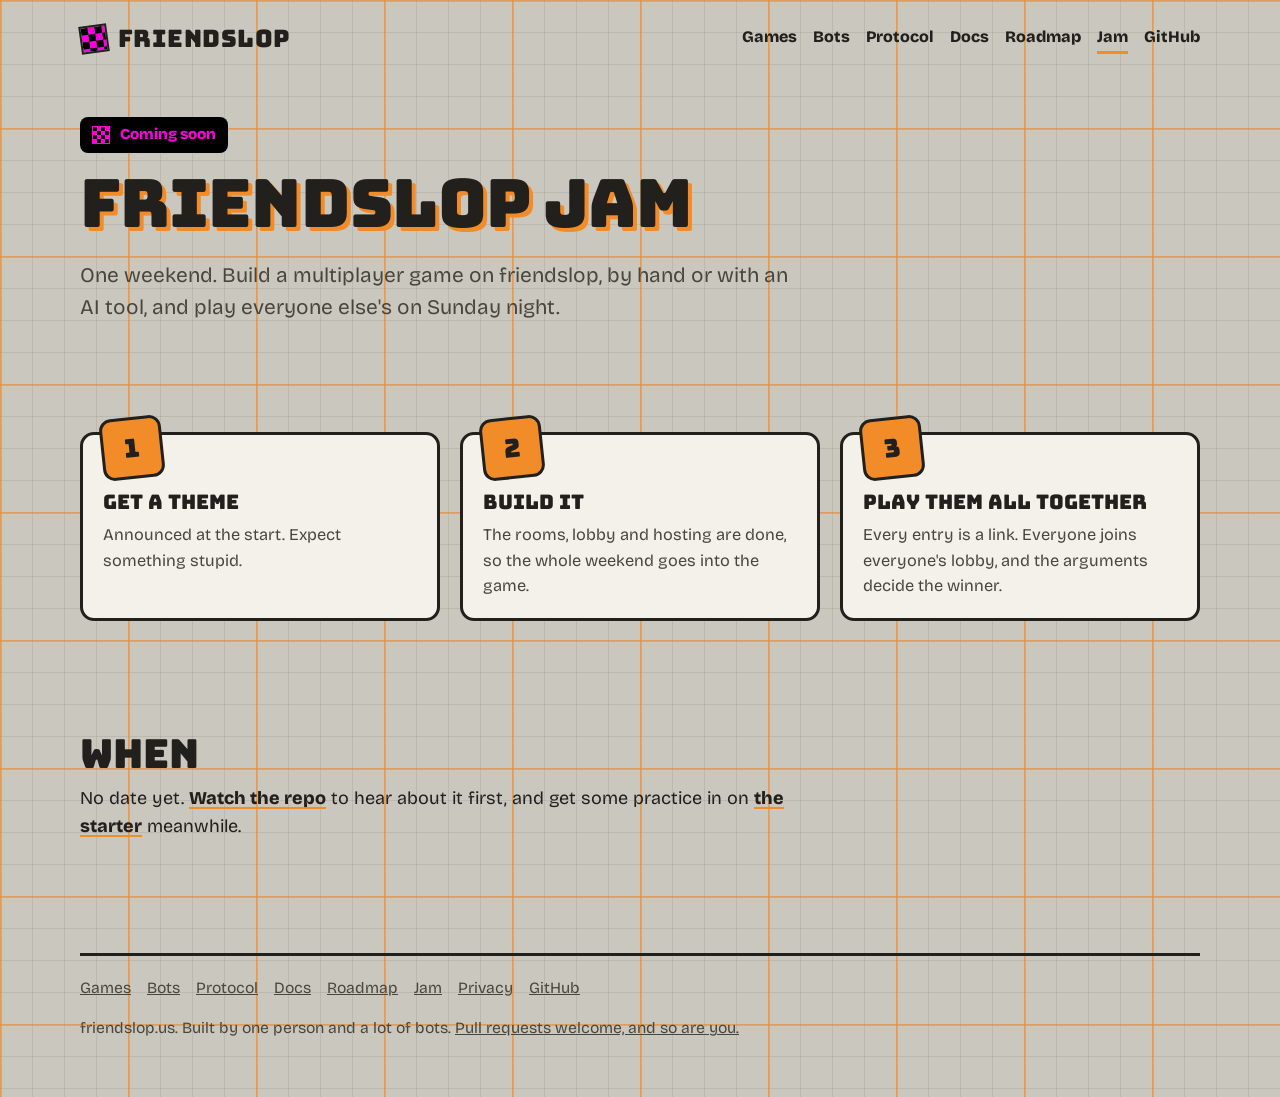
<file: jam/index.html>
<!doctype html>
<html lang="en">
<head>
<meta charset="utf-8">
<meta name="viewport" content="width=device-width, initial-scale=1">
<title>Jam | friendslop</title>
<meta name="description" content="The friendslop jam: build a multiplayer game on friendslop in a weekend. Coming soon.">
<meta property="og:title" content="Jam | friendslop">
<meta property="og:description" content="The friendslop jam: build a multiplayer game on friendslop in a weekend. Coming soon.">
<meta property="og:url" content="https://friendslop.us/jam/">
<meta name="theme-color" content="#c9c7be">
<link rel="icon" href="data:image/svg+xml,%3Csvg xmlns='http://www.w3.org/2000/svg' viewBox='0 0 32 32'%3E%3Crect width='16' height='16' fill='%23ff00dc'/%3E%3Crect x='16' y='16' width='16' height='16' fill='%23ff00dc'/%3E%3Crect x='16' width='16' height='16' fill='%23000'/%3E%3Crect y='16' width='16' height='16' fill='%23000'/%3E%3C/svg%3E">
<link rel="stylesheet" href="/style.css">
</head>
<body>
<header class="wrap bar">
  <a class="logo" href="/" aria-label="friendslop home"><span class="logo-cube" aria-hidden="true"></span>friendslop</a>
  <div class="bar-right">
    <nav class="nav" aria-label="Main">
      <a href="/games/">Games</a>
      <a href="/bots/">Bots</a>
      <a href="/protocol/">Protocol</a>
      <a href="/docs/">Docs</a>
      <a href="/roadmap/">Roadmap</a>
      <a href="/jam/" aria-current="page">Jam</a>
      <a href="https://github.com/joshhickson/friendslop">GitHub</a>
    </nav>
  </div>
</header>

<main>
<section class="wrap page-hero">
    <span class="soon">Coming soon</span>
    <h1>friendslop jam</h1>
    <p class="lede">One weekend. Build a multiplayer game on friendslop, by hand or with an AI tool, and play everyone else's on Sunday night.</p>
  </section>

  <section class="wrap" aria-label="How the jam will work">
    <ol class="steps">
      <li>
        <h3>Get a theme</h3>
        <p>Announced at the start. Expect something stupid.</p>
      </li>
      <li>
        <h3>Build it</h3>
        <p>The rooms, lobby and hosting are done, so the whole weekend goes into the game.</p>
      </li>
      <li>
        <h3>Play them all together</h3>
        <p>Every entry is a link. Everyone joins everyone's lobby, and the arguments decide the winner.</p>
      </li>
    </ol>
  </section>

  <section class="wrap page-body" aria-labelledby="when-title">
    <h2 id="when-title">When</h2>
    <p>No date yet. <a href="https://github.com/joshhickson/friendslop">Watch the repo</a> to hear about it first, and get some practice in on <a href="/#make">the starter</a> meanwhile.</p>
  </section>
</main>

<footer>
  <div class="wrap">
    <nav aria-label="Footer">
      <a href="/games/">Games</a>
      <a href="/bots/">Bots</a>
      <a href="/protocol/">Protocol</a>
      <a href="/docs/">Docs</a>
      <a href="/roadmap/">Roadmap</a>
      <a href="/jam/" aria-current="page">Jam</a>
      <a href="/privacy/">Privacy</a>
      <a href="https://github.com/joshhickson/friendslop">GitHub</a>
    </nav>
    <span>friendslop.us. Built by one person and a lot of bots. <a href="/#together">Pull requests welcome, and so are you.</a></span>
  </div>
</footer>

<script src="/site.js"></script>
</body>
</html>
</file>
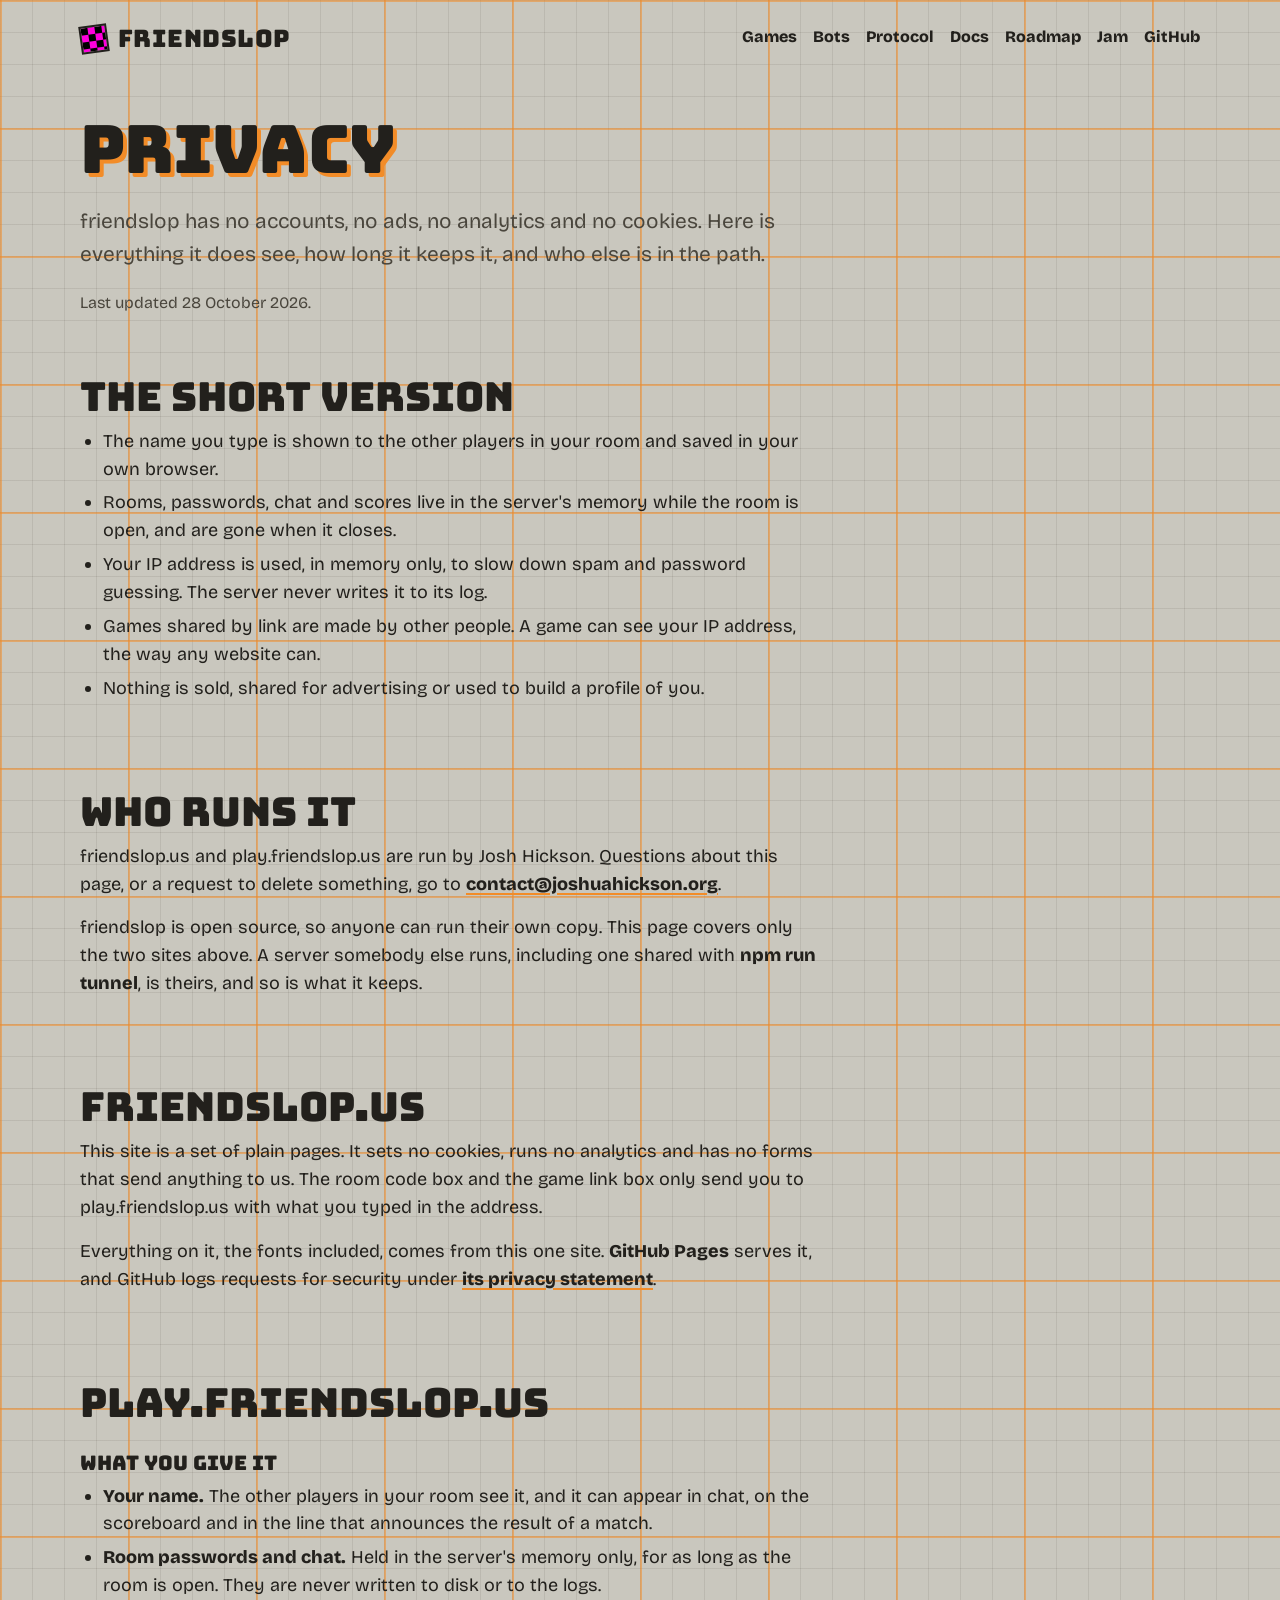
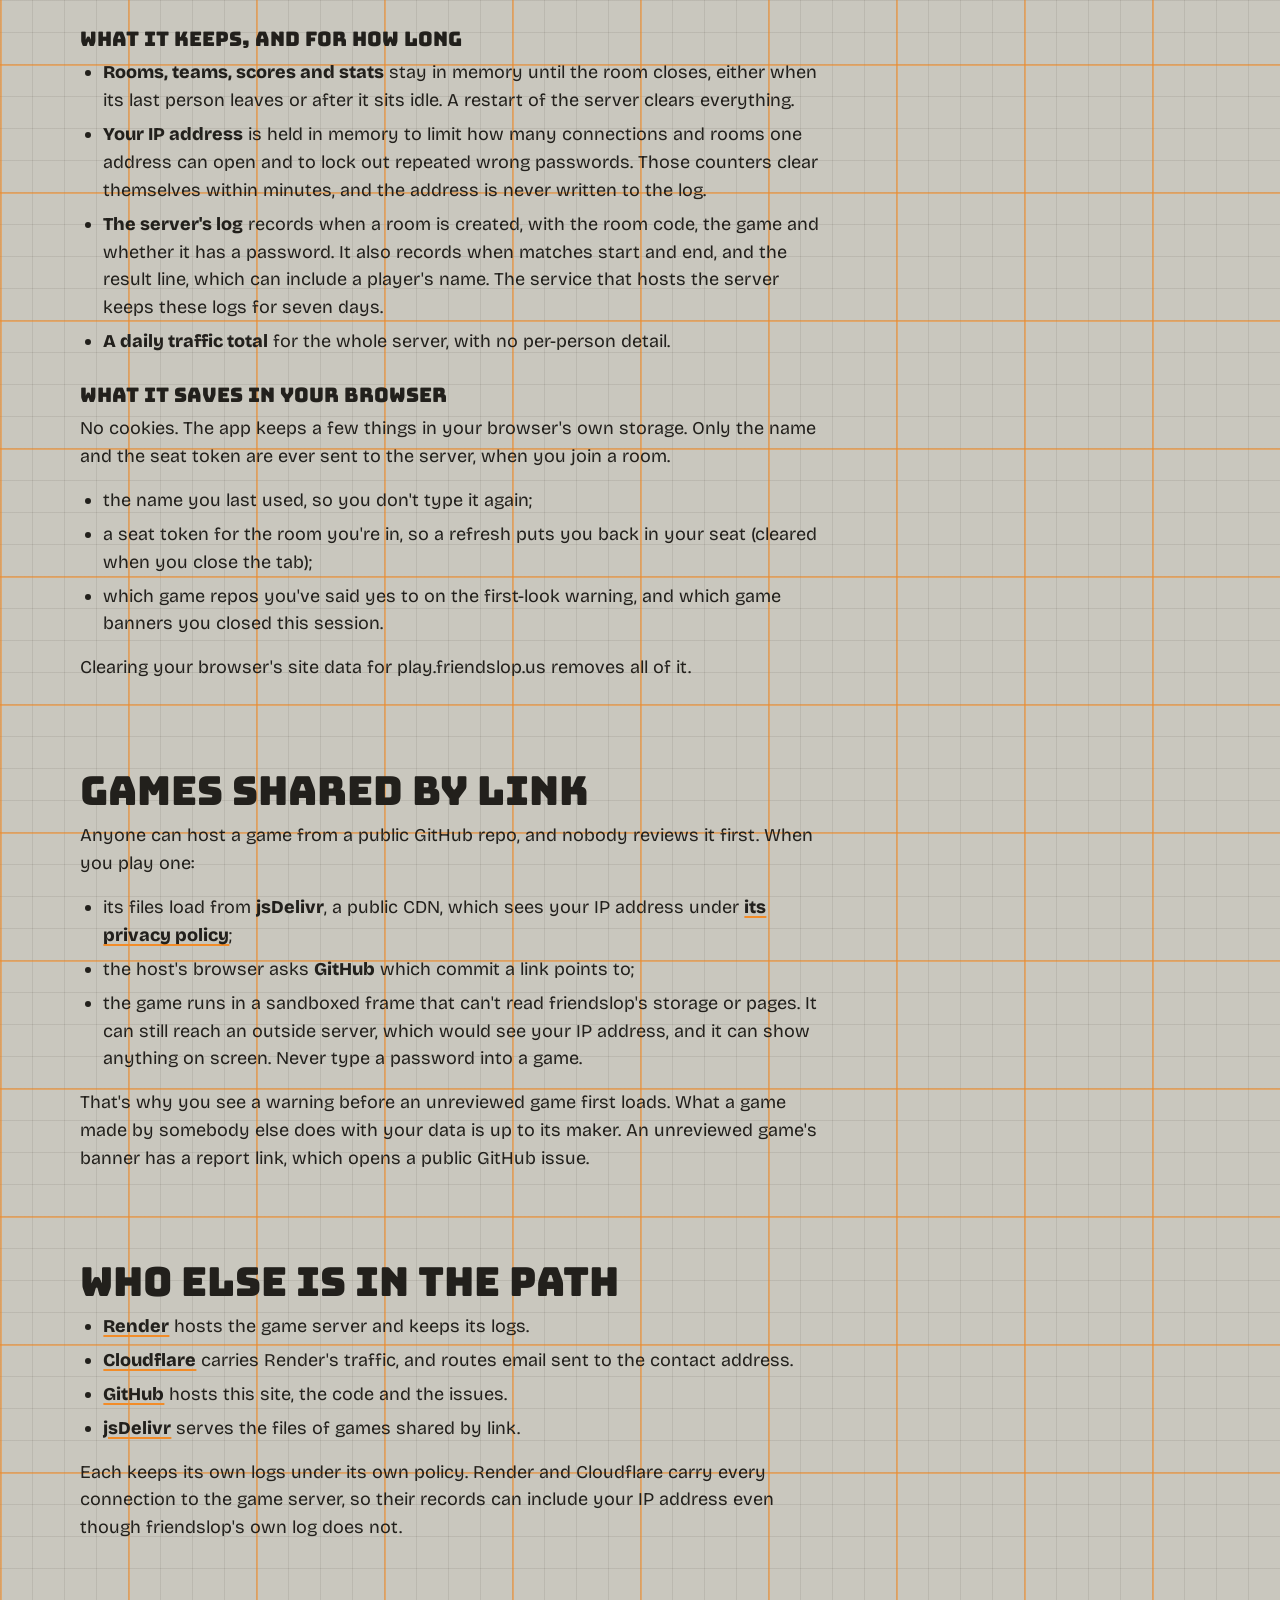
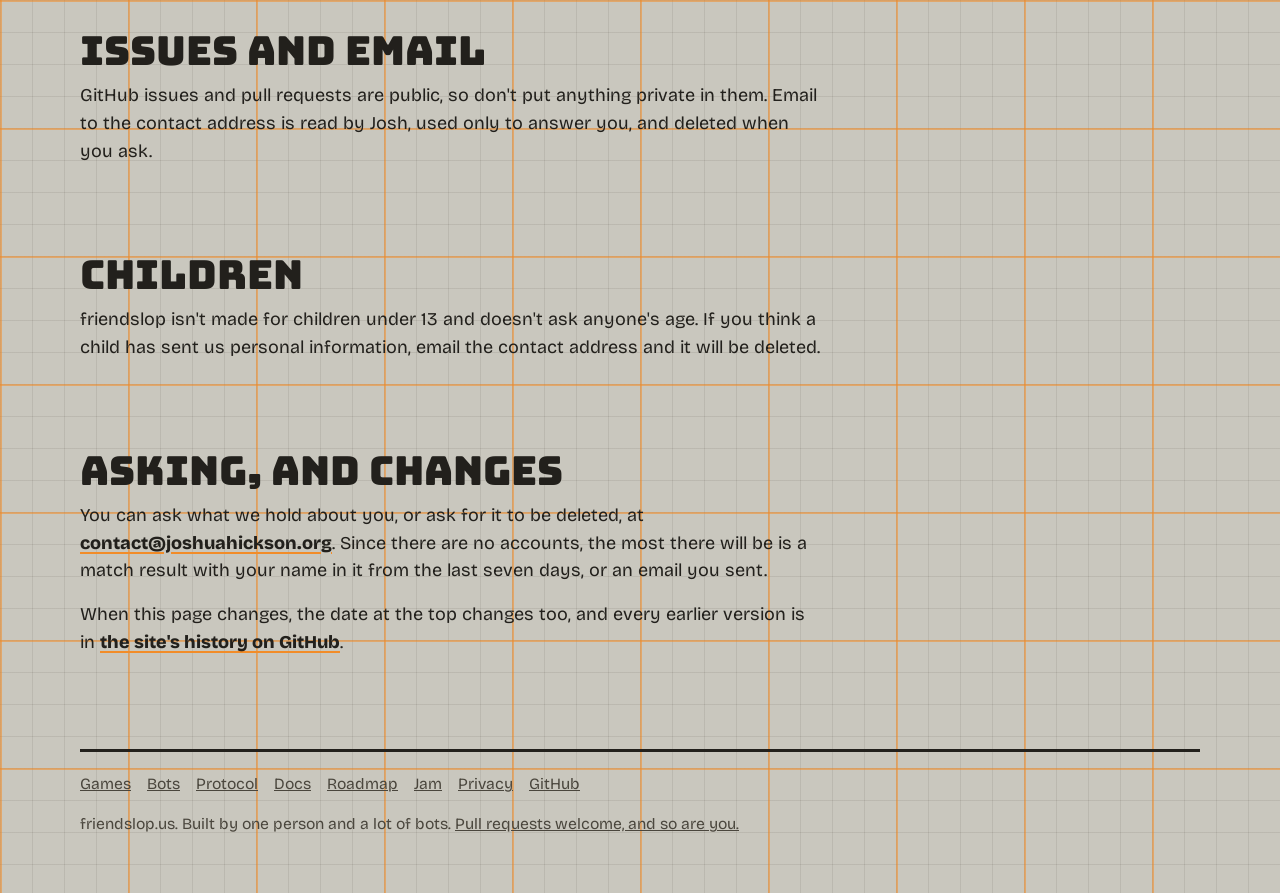
<file: privacy/index.html>
<!doctype html>
<html lang="en">
<head>
<meta charset="utf-8">
<meta name="viewport" content="width=device-width, initial-scale=1">
<title>Privacy | friendslop</title>
<meta name="description" content="What friendslop.us and play.friendslop.us collect, what they keep, and who else sees it.">
<meta property="og:title" content="Privacy | friendslop">
<meta property="og:description" content="What friendslop.us and play.friendslop.us collect, what they keep, and who else sees it.">
<meta property="og:url" content="https://friendslop.us/privacy/">
<meta name="theme-color" content="#c9c7be">
<link rel="icon" href="data:image/svg+xml,%3Csvg xmlns='http://www.w3.org/2000/svg' viewBox='0 0 32 32'%3E%3Crect width='16' height='16' fill='%23ff00dc'/%3E%3Crect x='16' y='16' width='16' height='16' fill='%23ff00dc'/%3E%3Crect x='16' width='16' height='16' fill='%23000'/%3E%3Crect y='16' width='16' height='16' fill='%23000'/%3E%3C/svg%3E">
<link rel="stylesheet" href="/style.css">
</head>
<body>
<header class="wrap bar">
  <a class="logo" href="/" aria-label="friendslop home"><span class="logo-cube" aria-hidden="true"></span>friendslop</a>
  <div class="bar-right">
    <nav class="nav" aria-label="Main">
      <a href="/games/">Games</a>
      <a href="/bots/">Bots</a>
      <a href="/protocol/">Protocol</a>
      <a href="/docs/">Docs</a>
      <a href="/roadmap/">Roadmap</a>
      <a href="/jam/">Jam</a>
      <a href="https://github.com/joshhickson/friendslop">GitHub</a>
    </nav>
  </div>
</header>

<main>
  <section class="wrap page-hero">
    <h1>Privacy</h1>
    <p class="lede">friendslop has no accounts, no ads, no analytics and no cookies. Here is everything it does see, how long it keeps it, and who else is in the path.</p>
    <p class="doc-date">Last updated 28 October 2026.</p>
  </section>

  <section class="wrap page-body doc" aria-labelledby="short-title">
    <h2 id="short-title">The short version</h2>
    <ul>
      <li>The name you type is shown to the other players in your room and saved in your own browser.</li>
      <li>Rooms, passwords, chat and scores live in the server's memory while the room is open, and are gone when it closes.</li>
      <li>Your IP address is used, in memory only, to slow down spam and password guessing. The server never writes it to its log.</li>
      <li>Games shared by link are made by other people. A game can see your IP address, the way any website can.</li>
      <li>Nothing is sold, shared for advertising or used to build a profile of you.</li>
    </ul>
  </section>

  <section class="wrap page-body doc" aria-labelledby="who-title">
    <h2 id="who-title">Who runs it</h2>
    <p>friendslop.us and play.friendslop.us are run by Josh Hickson. Questions about this page, or a request to delete something, go to <a href="mailto:contact@joshuahickson.org">contact@joshuahickson.org</a>.</p>
    <p>friendslop is open source, so anyone can run their own copy. This page covers only the two sites above. A server somebody else runs, including one shared with <strong>npm run tunnel</strong>, is theirs, and so is what it keeps.</p>
  </section>

  <section class="wrap page-body doc" aria-labelledby="site-title">
    <h2 id="site-title">friendslop.us</h2>
    <p>This site is a set of plain pages. It sets no cookies, runs no analytics and has no forms that send anything to us. The room code box and the game link box only send you to play.friendslop.us with what you typed in the address.</p>
    <p>Everything on it, the fonts included, comes from this one site. <strong>GitHub Pages</strong> serves it, and GitHub logs requests for security under <a href="https://docs.github.com/en/site-policy/privacy-policies/github-general-privacy-statement">its privacy statement</a>.</p>
  </section>

  <section class="wrap page-body doc" aria-labelledby="play-title">
    <h2 id="play-title">play.friendslop.us</h2>
    <h3>What you give it</h3>
    <ul>
      <li><strong>Your name.</strong> The other players in your room see it, and it can appear in chat, on the scoreboard and in the line that announces the result of a match.</li>
      <li><strong>Room passwords and chat.</strong> Held in the server's memory only, for as long as the room is open. They are never written to disk or to the logs.</li>
    </ul>
    <h3>What it keeps, and for how long</h3>
    <ul>
      <li><strong>Rooms, teams, scores and stats</strong> stay in memory until the room closes, either when its last person leaves or after it sits idle. A restart of the server clears everything.</li>
      <li><strong>Your IP address</strong> is held in memory to limit how many connections and rooms one address can open and to lock out repeated wrong passwords. Those counters clear themselves within minutes, and the address is never written to the log.</li>
      <li><strong>The server's log</strong> records when a room is created, with the room code, the game and whether it has a password. It also records when matches start and end, and the result line, which can include a player's name. The service that hosts the server keeps these logs for seven days.</li>
      <li><strong>A daily traffic total</strong> for the whole server, with no per-person detail.</li>
    </ul>
    <h3>What it saves in your browser</h3>
    <p>No cookies. The app keeps a few things in your browser's own storage. Only the name and the seat token are ever sent to the server, when you join a room.</p>
    <ul>
      <li>the name you last used, so you don't type it again;</li>
      <li>a seat token for the room you're in, so a refresh puts you back in your seat (cleared when you close the tab);</li>
      <li>which game repos you've said yes to on the first-look warning, and which game banners you closed this session.</li>
    </ul>
    <p>Clearing your browser's site data for play.friendslop.us removes all of it.</p>
  </section>

  <section class="wrap page-body doc" aria-labelledby="games-title">
    <h2 id="games-title">Games shared by link</h2>
    <p>Anyone can host a game from a public GitHub repo, and nobody reviews it first. When you play one:</p>
    <ul>
      <li>its files load from <strong>jsDelivr</strong>, a public CDN, which sees your IP address under <a href="https://www.jsdelivr.com/terms/privacy-policy-jsdelivr-net">its privacy policy</a>;</li>
      <li>the host's browser asks <strong>GitHub</strong> which commit a link points to;</li>
      <li>the game runs in a sandboxed frame that can't read friendslop's storage or pages. It can still reach an outside server, which would see your IP address, and it can show anything on screen. Never type a password into a game.</li>
    </ul>
    <p>That's why you see a warning before an unreviewed game first loads. What a game made by somebody else does with your data is up to its maker. An unreviewed game's banner has a report link, which opens a public GitHub issue.</p>
  </section>

  <section class="wrap page-body doc" aria-labelledby="path-title">
    <h2 id="path-title">Who else is in the path</h2>
    <ul>
      <li><a href="https://render.com/privacy">Render</a> hosts the game server and keeps its logs.</li>
      <li><a href="https://www.cloudflare.com/privacypolicy/">Cloudflare</a> carries Render's traffic, and routes email sent to the contact address.</li>
      <li><a href="https://docs.github.com/en/site-policy/privacy-policies/github-general-privacy-statement">GitHub</a> hosts this site, the code and the issues.</li>
      <li><a href="https://www.jsdelivr.com/terms/privacy-policy-jsdelivr-net">jsDelivr</a> serves the files of games shared by link.</li>
    </ul>
    <p>Each keeps its own logs under its own policy. Render and Cloudflare carry every connection to the game server, so their records can include your IP address even though friendslop's own log does not.</p>
  </section>

  <section class="wrap page-body doc" aria-labelledby="talk-title">
    <h2 id="talk-title">Issues and email</h2>
    <p>GitHub issues and pull requests are public, so don't put anything private in them. Email to the contact address is read by Josh, used only to answer you, and deleted when you ask.</p>
  </section>

  <section class="wrap page-body doc" aria-labelledby="kids-title">
    <h2 id="kids-title">Children</h2>
    <p>friendslop isn't made for children under 13 and doesn't ask anyone's age. If you think a child has sent us personal information, email the contact address and it will be deleted.</p>
  </section>

  <section class="wrap page-body doc" aria-labelledby="ask-title">
    <h2 id="ask-title">Asking, and changes</h2>
    <p>You can ask what we hold about you, or ask for it to be deleted, at <a href="mailto:contact@joshuahickson.org">contact@joshuahickson.org</a>. Since there are no accounts, the most there will be is a match result with your name in it from the last seven days, or an email you sent.</p>
    <p>When this page changes, the date at the top changes too, and every earlier version is in <a href="https://github.com/joshhickson/friendslop.us/commits/main/privacy/index.html">the site's history on GitHub</a>.</p>
  </section>
</main>

<footer>
  <div class="wrap">
    <nav aria-label="Footer">
      <a href="/games/">Games</a>
      <a href="/bots/">Bots</a>
      <a href="/protocol/">Protocol</a>
      <a href="/docs/">Docs</a>
      <a href="/roadmap/">Roadmap</a>
      <a href="/jam/">Jam</a>
      <a href="/privacy/" aria-current="page">Privacy</a>
      <a href="https://github.com/joshhickson/friendslop">GitHub</a>
    </nav>
    <span>friendslop.us. Built by one person and a lot of bots. <a href="/#together">Pull requests welcome, and so are you.</a></span>
  </div>
</footer>

<script src="/site.js"></script>
</body>
</html>
</file>
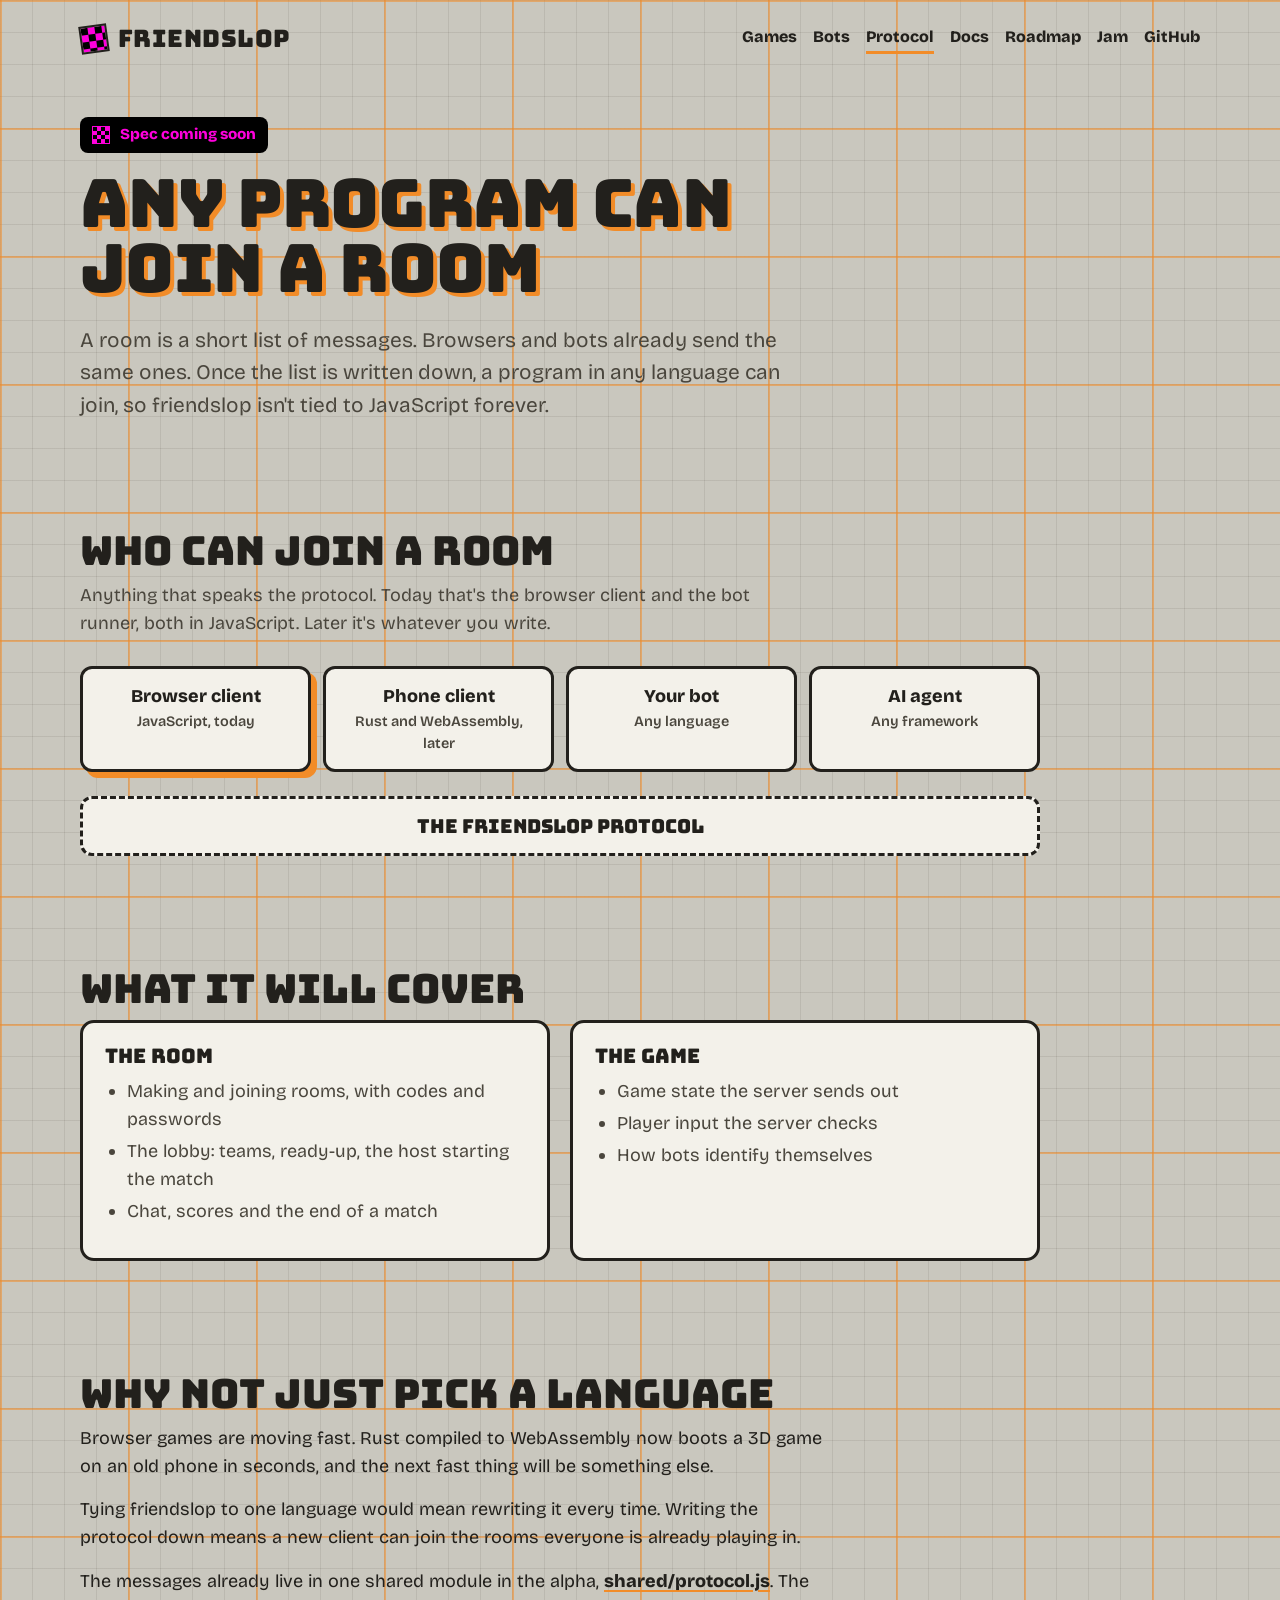
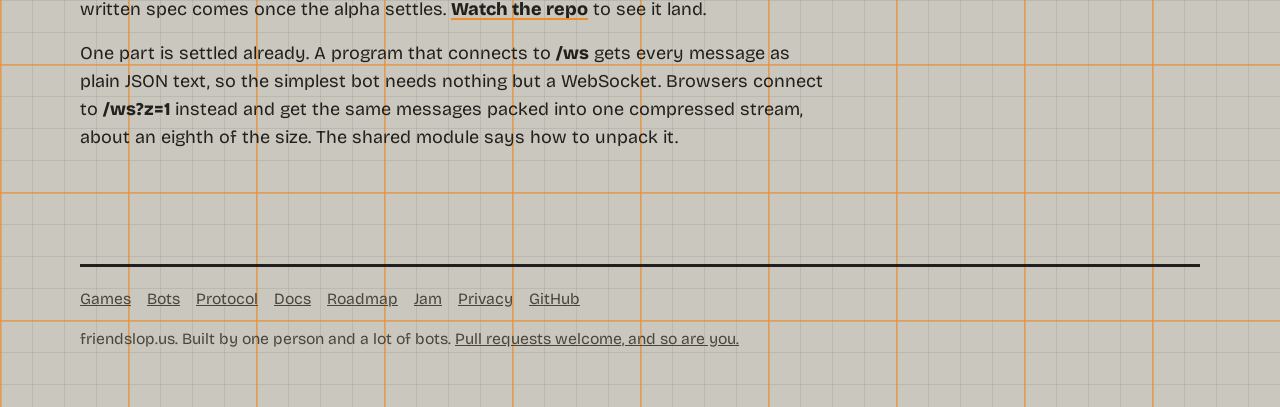
<file: protocol/index.html>
<!doctype html>
<html lang="en">
<head>
<meta charset="utf-8">
<meta name="viewport" content="width=device-width, initial-scale=1">
<title>Protocol | friendslop</title>
<meta name="description" content="A friendslop room is a short list of messages. Once it is written down, clients and bots in any language can join the same room.">
<meta property="og:title" content="Protocol | friendslop">
<meta property="og:description" content="A friendslop room is a short list of messages. Once it is written down, clients and bots in any language can join the same room.">
<meta property="og:url" content="https://friendslop.us/protocol/">
<meta name="theme-color" content="#c9c7be">
<link rel="icon" href="data:image/svg+xml,%3Csvg xmlns='http://www.w3.org/2000/svg' viewBox='0 0 32 32'%3E%3Crect width='16' height='16' fill='%23ff00dc'/%3E%3Crect x='16' y='16' width='16' height='16' fill='%23ff00dc'/%3E%3Crect x='16' width='16' height='16' fill='%23000'/%3E%3Crect y='16' width='16' height='16' fill='%23000'/%3E%3C/svg%3E">
<link rel="stylesheet" href="/style.css">
</head>
<body>
<header class="wrap bar">
  <a class="logo" href="/" aria-label="friendslop home"><span class="logo-cube" aria-hidden="true"></span>friendslop</a>
  <div class="bar-right">
    <nav class="nav" aria-label="Main">
      <a href="/games/">Games</a>
      <a href="/bots/">Bots</a>
      <a href="/protocol/" aria-current="page">Protocol</a>
      <a href="/docs/">Docs</a>
      <a href="/roadmap/">Roadmap</a>
      <a href="/jam/">Jam</a>
      <a href="https://github.com/joshhickson/friendslop">GitHub</a>
    </nav>
  </div>
</header>

<main>
<section class="wrap page-hero">
    <span class="soon">Spec coming soon</span>
    <h1>Any program can join a room</h1>
    <p class="lede">A room is a short list of messages. Browsers and bots already send the same ones. Once the list is written down, a program in any language can join, so friendslop isn't tied to JavaScript forever.</p>
  </section>

  <section class="wrap" aria-labelledby="who-title">
    <h2 id="who-title">Who can join a room</h2>
    <p class="section-lede">Anything that speaks the protocol. Today that's the browser client and the bot runner, both in JavaScript. Later it's whatever you write.</p>
    <div class="speakers">
      <div class="speaker now">Browser client<small>JavaScript, today</small></div>
      <div class="speaker">Phone client<small>Rust and WebAssembly, later</small></div>
      <div class="speaker">Your bot<small>Any language</small></div>
      <div class="speaker">AI agent<small>Any framework</small></div>
    </div>
    <div class="wire">The friendslop protocol</div>
  </section>

  <section class="wrap" aria-labelledby="covers-title">
    <h2 id="covers-title">What it will cover</h2>
    <div class="split">
      <div class="panel">
        <h3>The room</h3>
        <ul>
          <li>Making and joining rooms, with codes and passwords</li>
          <li>The lobby: teams, ready-up, the host starting the match</li>
          <li>Chat, scores and the end of a match</li>
        </ul>
      </div>
      <div class="panel">
        <h3>The game</h3>
        <ul>
          <li>Game state the server sends out</li>
          <li>Player input the server checks</li>
          <li>How bots identify themselves</li>
        </ul>
      </div>
    </div>
  </section>

  <section class="wrap page-body" aria-labelledby="why-title">
    <h2 id="why-title">Why not just pick a language</h2>
    <p>Browser games are moving fast. Rust compiled to WebAssembly now boots a 3D game on an old phone in seconds, and the next fast thing will be something else.</p>
    <p>Tying friendslop to one language would mean rewriting it every time. Writing the protocol down means a new client can join the rooms everyone is already playing in.</p>
    <p>The messages already live in one shared module in the alpha, <a href="https://github.com/joshhickson/friendslop/blob/main/shared/protocol.js">shared/protocol.js</a>. The written spec comes once the alpha settles. <a href="https://github.com/joshhickson/friendslop">Watch the repo</a> to see it land.</p>
    <p>One part is settled already. A program that connects to <strong>/ws</strong> gets every message as plain JSON text, so the simplest bot needs nothing but a WebSocket. Browsers connect to <strong>/ws?z=1</strong> instead and get the same messages packed into one compressed stream, about an eighth of the size. The shared module says how to unpack it.</p>
  </section>
</main>

<footer>
  <div class="wrap">
    <nav aria-label="Footer">
      <a href="/games/">Games</a>
      <a href="/bots/">Bots</a>
      <a href="/protocol/" aria-current="page">Protocol</a>
      <a href="/docs/">Docs</a>
      <a href="/roadmap/">Roadmap</a>
      <a href="/jam/">Jam</a>
      <a href="/privacy/">Privacy</a>
      <a href="https://github.com/joshhickson/friendslop">GitHub</a>
    </nav>
    <span>friendslop.us. Built by one person and a lot of bots. <a href="/#together">Pull requests welcome, and so are you.</a></span>
  </div>
</footer>

<script src="/site.js"></script>
</body>
</html>
</file>
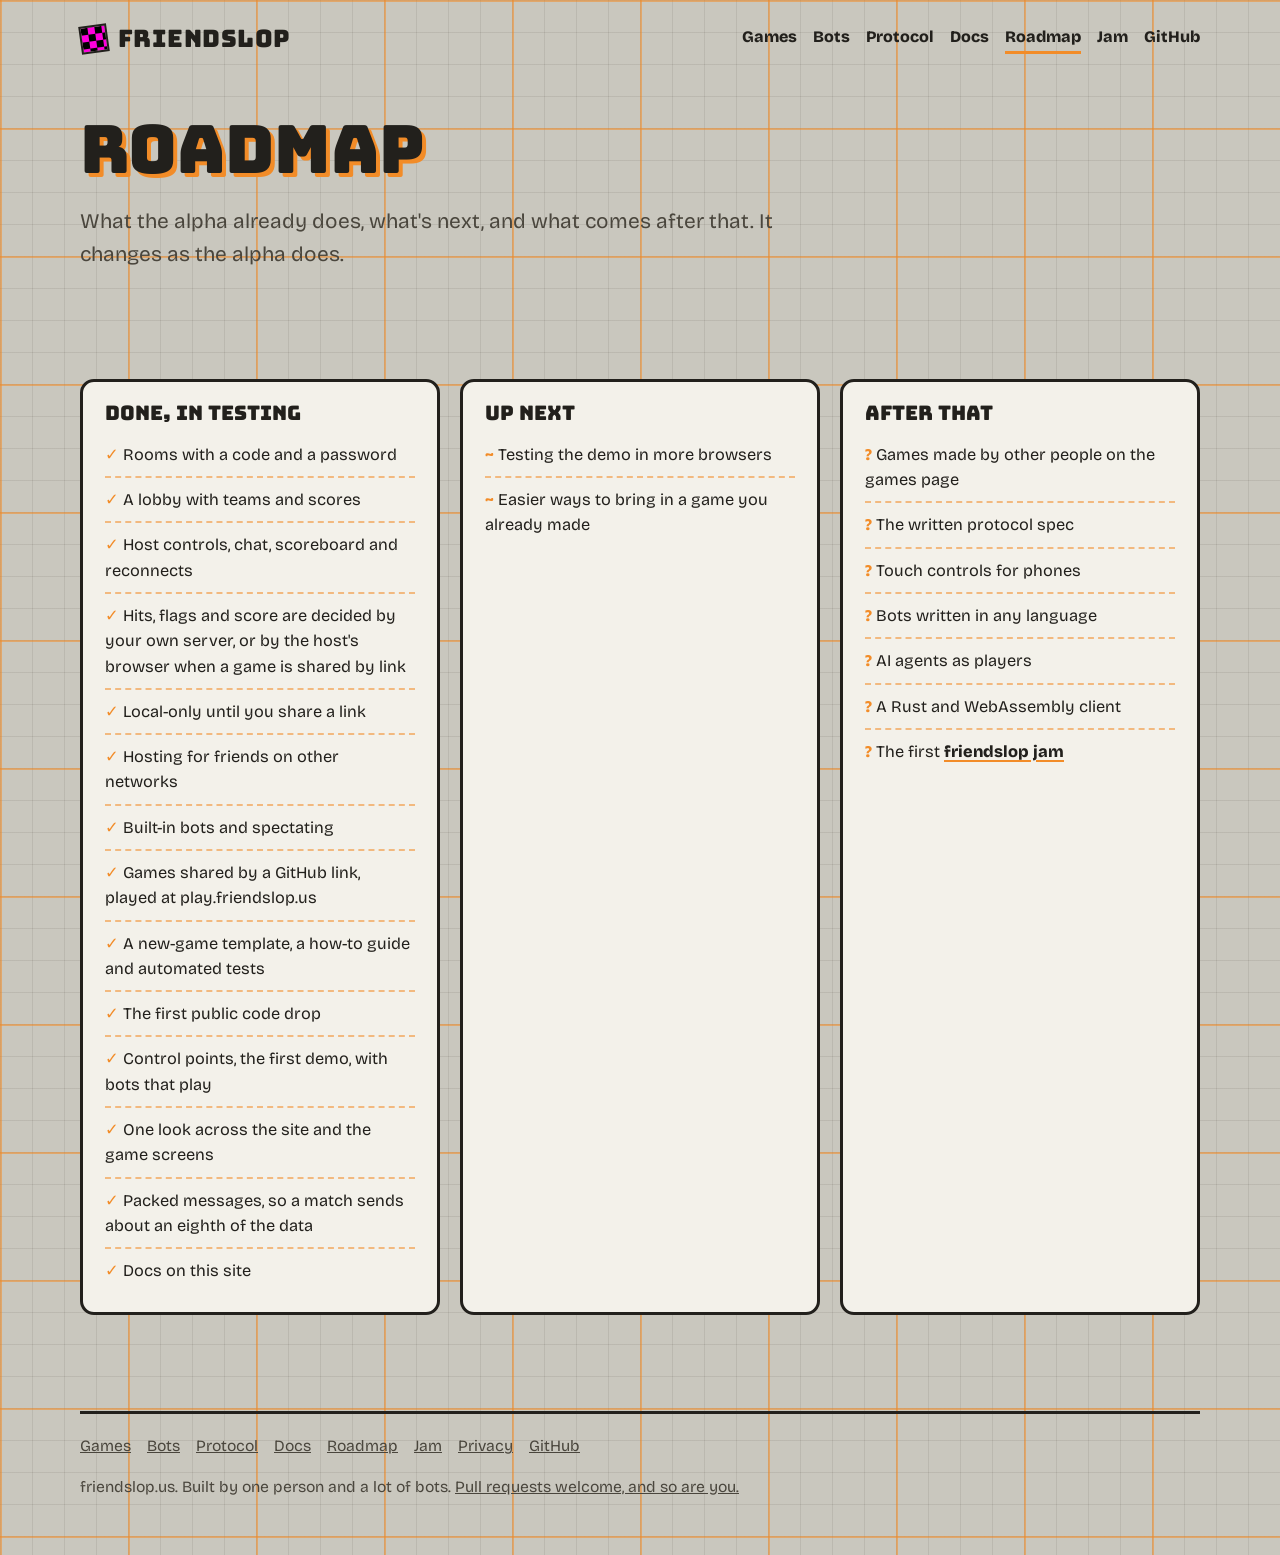
<file: roadmap/index.html>
<!doctype html>
<html lang="en">
<head>
<meta charset="utf-8">
<meta name="viewport" content="width=device-width, initial-scale=1">
<title>Roadmap | friendslop</title>
<meta name="description" content="What the friendslop alpha already does, what's in progress, and what's next.">
<meta property="og:title" content="Roadmap | friendslop">
<meta property="og:description" content="What the friendslop alpha already does, what's in progress, and what's next.">
<meta property="og:url" content="https://friendslop.us/roadmap/">
<meta name="theme-color" content="#c9c7be">
<link rel="icon" href="data:image/svg+xml,%3Csvg xmlns='http://www.w3.org/2000/svg' viewBox='0 0 32 32'%3E%3Crect width='16' height='16' fill='%23ff00dc'/%3E%3Crect x='16' y='16' width='16' height='16' fill='%23ff00dc'/%3E%3Crect x='16' width='16' height='16' fill='%23000'/%3E%3Crect y='16' width='16' height='16' fill='%23000'/%3E%3C/svg%3E">
<link rel="stylesheet" href="/style.css">
</head>
<body>
<header class="wrap bar">
  <a class="logo" href="/" aria-label="friendslop home"><span class="logo-cube" aria-hidden="true"></span>friendslop</a>
  <div class="bar-right">
    <nav class="nav" aria-label="Main">
      <a href="/games/">Games</a>
      <a href="/bots/">Bots</a>
      <a href="/protocol/">Protocol</a>
      <a href="/docs/">Docs</a>
      <a href="/roadmap/" aria-current="page">Roadmap</a>
      <a href="/jam/">Jam</a>
      <a href="https://github.com/joshhickson/friendslop">GitHub</a>
    </nav>
  </div>
</header>

<main>
<section class="wrap page-hero">
    <h1>Roadmap</h1>
    <p class="lede">What the alpha already does, what's next, and what comes after that. It changes as the alpha does.</p>
  </section>

  <section class="wrap" aria-label="Roadmap">
    <div class="roadmap">
      <div class="col done">
        <h3>Done, in testing</h3>
        <ul>
          <li>Rooms with a code and a password</li>
          <li>A lobby with teams and scores</li>
          <li>Host controls, chat, scoreboard and reconnects</li>
          <li>Hits, flags and score are decided by your own server, or by the host's browser when a game is shared by link</li>
          <li>Local-only until you share a link</li>
          <li>Hosting for friends on other networks</li>
          <li>Built-in bots and spectating</li>
          <li>Games shared by a GitHub link, played at play.friendslop.us</li>
          <li>A new-game template, a how-to guide and automated tests</li>
          <li>The first public code drop</li>
          <li>Control points, the first demo, with bots that play</li>
          <li>One look across the site and the game screens</li>
          <li>Packed messages, so a match sends about an eighth of the data</li>
          <li>Docs on this site</li>
        </ul>
      </div>
      <div class="col now">
        <h3>Up next</h3>
        <ul>
          <li>Testing the demo in more browsers</li>
          <li>Easier ways to bring in a game you already made</li>
        </ul>
      </div>
      <div class="col later">
        <h3>After that</h3>
        <ul>
          <li>Games made by other people on the games page</li>
          <li>The written protocol spec</li>
          <li>Touch controls for phones</li>
          <li>Bots written in any language</li>
          <li>AI agents as players</li>
          <li>A Rust and WebAssembly client</li>
          <li>The first <a href="/jam/">friendslop jam</a></li>
        </ul>
      </div>
    </div>
  </section>
</main>

<footer>
  <div class="wrap">
    <nav aria-label="Footer">
      <a href="/games/">Games</a>
      <a href="/bots/">Bots</a>
      <a href="/protocol/">Protocol</a>
      <a href="/docs/">Docs</a>
      <a href="/roadmap/" aria-current="page">Roadmap</a>
      <a href="/jam/">Jam</a>
      <a href="/privacy/">Privacy</a>
      <a href="https://github.com/joshhickson/friendslop">GitHub</a>
    </nav>
    <span>friendslop.us. Built by one person and a lot of bots. <a href="/#together">Pull requests welcome, and so are you.</a></span>
  </div>
</footer>

<script src="/site.js"></script>
</body>
</html>
</file>
<file: style.css>
/* friendslop.us: shared styles for every page */

/* The two typefaces, served from this site (SIL Open Font License, see the OFL files in /fonts/).
   The same files as the play app's client/fonts. */
@font-face {
  font-family: "Bungee";
  font-style: normal;
  font-weight: 400;
  font-display: swap;
  src: url("/fonts/bungee-latin-400-normal.woff2") format("woff2");
}
@font-face {
  font-family: "Bricolage Grotesque";
  font-style: normal;
  font-weight: 400;
  font-display: swap;
  src: url("/fonts/bricolage-grotesque-latin-400-normal.woff2") format("woff2");
}
@font-face {
  font-family: "Bricolage Grotesque";
  font-style: normal;
  font-weight: 600;
  font-display: swap;
  src: url("/fonts/bricolage-grotesque-latin-600-normal.woff2") format("woff2");
}
@font-face {
  font-family: "Bricolage Grotesque";
  font-style: normal;
  font-weight: 800;
  font-display: swap;
  src: url("/fonts/bricolage-grotesque-latin-800-normal.woff2") format("woff2");
}

:root {
  --bg: #c9c7be;
  --grid-minor: rgba(60, 56, 46, .10);
  --grid-major: rgba(242, 140, 40, .55);
  --ink: #22201c;
  --ink-soft: #4a463d;
  --panel: #f3f1ea;
  --panel-edge: #22201c;
  --accent: #f28c28;
  --red: #d93a2b;
  --blu: #2e5bd8;
  --missing: #ff00dc;
  --shadow: #22201c;
  --toast-bg: #22201c;
  --toast-ink: #f3f1ea;
}

* { box-sizing: border-box; }
html { -webkit-text-size-adjust: 100%; }
body {
  margin: 0;
  color: var(--ink);
  background-color: var(--bg);
  background-image:
    linear-gradient(var(--grid-major) 2px, transparent 2px),
    linear-gradient(90deg, var(--grid-major) 2px, transparent 2px),
    linear-gradient(var(--grid-minor) 1px, transparent 1px),
    linear-gradient(90deg, var(--grid-minor) 1px, transparent 1px);
  background-size: 128px 128px, 128px 128px, 32px 32px, 32px 32px;
  font-family: "Bricolage Grotesque", system-ui, sans-serif;
  font-size: 1.125rem;
  line-height: 1.55;
}

a { color: inherit; }
:focus-visible { outline: 3px solid var(--accent); outline-offset: 3px; }
.wrap { width: min(1120px, 100% - 32px); margin-inline: auto; }
.sr-only { position: absolute; width: 1px; height: 1px; overflow: hidden; clip: rect(0 0 0 0); white-space: nowrap; }

/* links inside running text */
.prose-link, .section-lede a, .callout a, .card p a, .build a, .faq a, .hero-go-note a, .roadmap a, .page-body a {
  color: var(--ink); font-weight: 800;
  text-underline-offset: 3px; text-decoration-color: var(--accent); text-decoration-thickness: 2px;
}

/* top bar */
.bar {
  display: flex; align-items: center; justify-content: space-between;
  gap: 12px 20px; flex-wrap: wrap;
  padding-block: 20px;
}
.logo {
  font-family: "Bungee", system-ui, sans-serif;
  font-size: 1.5rem; letter-spacing: .02em; text-decoration: none;
  display: inline-flex; align-items: center; gap: 10px;
}
.logo-cube {
  width: 28px; height: 28px; flex: none;
  background: conic-gradient(var(--missing) 25%, #000 0 50%, var(--missing) 0 75%, #000 0);
  background-size: 14px 14px;
  border: 2px solid var(--ink);
  transform: rotate(-8deg);
}
.nav { display: flex; flex-wrap: wrap; gap: 4px 16px; align-items: center; }
.nav a {
  font-weight: 800; font-size: 1rem; text-decoration: none;
  padding: 2px 0; border-bottom: 3px solid transparent;
}
.nav a:hover { border-bottom-color: var(--grid-major); }
.nav a[aria-current="page"] { border-bottom-color: var(--accent); }
.bar-right { display: flex; align-items: center; gap: 12px 20px; flex-wrap: wrap; }

/* type */
h1 {
  font-family: "Bungee", system-ui, sans-serif; font-weight: 400;
  font-size: clamp(2.3rem, 5.2vw, 4.4rem); line-height: .98;
  margin: 0 0 24px; letter-spacing: -.01em;
  text-shadow: 4px 4px 0 var(--accent);
}
h2 {
  font-family: "Bungee", system-ui, sans-serif; font-weight: 400;
  font-size: clamp(1.7rem, 3.6vw, 2.5rem); line-height: 1.05; margin: 0 0 10px;
}
h3 { font: 400 1.25rem "Bungee", system-ui, sans-serif; margin: 0 0 8px; line-height: 1.15; }
.lede { font-size: 1.3rem; max-width: 36ch; margin: 0 0 28px; color: var(--ink-soft); }
.section-lede { margin: 0 0 28px; max-width: 60ch; color: var(--ink-soft); }
main section { padding-block: 56px; }

/* buttons and inputs */
.btn {
  display: inline-block; text-decoration: none;
  font: 800 1.05rem "Bricolage Grotesque", system-ui, sans-serif;
  padding: 12px 20px; cursor: pointer;
  color: var(--panel); background: var(--ink);
  border: 3px solid var(--ink); border-radius: 10px;
  box-shadow: 4px 4px 0 var(--accent);
  transition: transform .08s, box-shadow .08s;
}
.btn:active { transform: translate(3px, 3px); box-shadow: 1px 1px 0 var(--accent); }
.btn.ghost { color: var(--ink); background: var(--panel); }

/* hero */
.hero {
  display: grid; grid-template-columns: 1.05fr .95fr; gap: 48px; align-items: center;
  padding-block: 40px 72px;
}
.hero > * { min-width: 0; }
.join { display: flex; gap: 8px; flex-wrap: wrap; max-width: 30rem; }
.join label { flex-basis: 100%; font-weight: 600; font-size: 1rem; }
.join input {
  flex: 1 1 12rem; min-width: 0;
  font: 400 1.25rem "Bungee", system-ui, sans-serif; letter-spacing: .08em;
  text-transform: uppercase;
  padding: 12px 14px; color: var(--ink); background: var(--panel);
  border: 3px solid var(--panel-edge); border-radius: 10px;
}
.join input::placeholder { color: var(--ink-soft); opacity: .6; }
.join-reply { flex-basis: 100%; min-height: 1.6em; margin: 6px 0 0; font-weight: 600; }
.join.link { margin-top: 20px; }
.join.link input {
  font: 600 1.05rem "Bricolage Grotesque", system-ui, sans-serif; letter-spacing: 0;
  text-transform: none;
}
.join-note { flex-basis: 100%; margin: 0; font-size: 1rem; color: var(--ink-soft); }
.hero-go { display: flex; flex-wrap: wrap; align-items: center; gap: 14px 16px; margin: 0 0 36px; }
.hero-go .btn { font-size: 1.15rem; padding: 14px 24px; }
.hero-go-note { flex-basis: 100%; margin: 0; font-size: 1rem; color: var(--ink-soft); max-width: 44ch; }

/* lobby card */
.lobby {
  background: var(--panel);
  border: 3px solid var(--panel-edge);
  border-radius: 18px 6px 18px 6px;
  box-shadow: 10px 10px 0 var(--shadow);
  padding: 22px;
  transform: rotate(1.2deg);
}
.lobby-head { display: flex; justify-content: space-between; align-items: baseline; gap: 12px; flex-wrap: wrap; }
.room-code { font-family: "Bungee", system-ui, sans-serif; font-size: 1.9rem; line-height: 1; }
.room-meta { font-size: .95rem; color: var(--ink-soft); }
.teams { display: grid; grid-template-columns: 1fr 1fr; gap: 12px; margin: 18px 0; }
.team { border-radius: 10px; padding: 10px 12px 12px; color: #fff; }
.team.red { background: var(--red); }
.team.blu { background: var(--blu); }
.team h3 { margin: 0 0 6px; font-size: 1.05rem; display: flex; justify-content: space-between; }
.team ul { list-style: none; margin: 0; padding: 0; font-size: .98rem; }
.team li { padding: 3px 0; border-top: 1px dashed rgba(255,255,255,.35); }
.team li:first-child { border-top: 0; }
.team li.pending { opacity: 0; transform: translateX(-8px); }
.team li.in { opacity: 1; transform: none; transition: opacity .35s, transform .35s; }
.tag { font-size: .78rem; font-weight: 800; background: rgba(0,0,0,.22); border-radius: 6px; padding: 1px 6px; margin-left: 6px; }
.feed {
  font-size: .95rem; color: var(--ink-soft);
  border-top: 2px dashed var(--panel-edge); padding-top: 10px; margin-bottom: 16px;
  min-height: 3.2em;
}
.feed p { margin: 0; }
.start { width: 100%; }

/* the trend line */
.trend { padding-block: 24px 40px; }
.trend p {
  margin: 0; max-width: 24ch;
  font: 400 clamp(1.6rem, 3.4vw, 2.6rem) "Bungee", system-ui, sans-serif; line-height: 1.1;
}
.trend p + p { margin-top: 10px; color: var(--ink-soft); font-family: "Bricolage Grotesque", system-ui, sans-serif; font-weight: 600; font-size: 1.25rem; max-width: 52ch; line-height: 1.5; }

/* three steps: a real sequence */
.steps { list-style: none; margin: 0; padding: 0; display: grid; grid-template-columns: repeat(3, 1fr); gap: 20px; counter-reset: step; }
.steps li {
  counter-increment: step; position: relative;
  background: var(--panel); border: 3px solid var(--panel-edge); border-radius: 14px;
  padding: 56px 20px 20px;
}
.steps li::before {
  content: counter(step);
  position: absolute; top: -18px; left: 18px;
  width: 56px; height: 56px; display: grid; place-items: center;
  font: 400 1.6rem "Bungee", system-ui, sans-serif;
  background: var(--accent); color: #22201c; border: 3px solid var(--panel-edge); border-radius: 12px;
  transform: rotate(-6deg);
}
.steps p { margin: 0; color: var(--ink-soft); font-size: 1.02rem; }
.steps p a, .prompt-head a { color: var(--ink); font-weight: 800; text-underline-offset: 3px; text-decoration-color: var(--accent); text-decoration-thickness: 2px; }
.steps.four { grid-template-columns: repeat(2, 1fr); gap: 36px 20px; max-width: 960px; }

/* make your first game: commands and the agent prompt */
.cmd, .prompt-text {
  display: block; white-space: pre-wrap; overflow-wrap: anywhere;
  font: 500 .92rem/1.55 ui-monospace, "Cascadia Mono", Consolas, monospace;
  background: var(--ink); color: var(--panel);
  border-radius: 10px; padding: 12px 14px; margin: 14px 0 0;
}
.prompt {
  background: var(--panel); border: 3px solid var(--panel-edge); border-radius: 6px 22px 6px 22px;
  box-shadow: 8px 8px 0 var(--accent);
  padding: 24px; max-width: 960px; margin-bottom: 48px;
}
.prompt-head p { margin: 0; color: var(--ink-soft); max-width: 60ch; }
.prompt-text { margin: 16px 0 18px; font-size: .95rem; }
.make-or { font-size: 1.5rem; margin: 0 0 34px; }

/* callouts: one per big idea, each leading to its own page */
.callouts { display: grid; grid-template-columns: repeat(3, 1fr); gap: 24px; }
.callout {
  background: var(--panel); border: 3px solid var(--panel-edge);
  padding: 24px; display: flex; flex-direction: column; gap: 12px;
}
.callout:nth-child(1) { border-radius: 6px 22px 6px 22px; }
.callout:nth-child(2) { border-radius: 22px 6px 22px 6px; }
.callout:nth-child(3) { border-radius: 12px; }
.callout h3 { font-size: 1.5rem; }
.callout p { margin: 0; color: var(--ink-soft); }
.callout .more { margin-top: auto; }

/* box list */
.notes {
  background: var(--panel); border: 3px solid var(--panel-edge); border-radius: 14px;
  padding: 8px 24px; max-width: 760px;
}
.notes ul { list-style: none; margin: 0; padding: 0; }
.notes li { display: grid; grid-template-columns: 2.2rem 1fr; gap: 8px; padding: 16px 0; border-top: 2px dashed var(--grid-major); }
.notes li:first-child { border-top: 0; }
.notes .sym { font: 400 1.2rem "Bungee", system-ui, sans-serif; color: var(--accent); line-height: 1.4; }
.notes strong { display: block; font-weight: 800; }
.notes span.d { color: var(--ink-soft); font-size: 1.02rem; }

/* cards */
.cards { display: grid; grid-template-columns: repeat(3, 1fr); gap: 20px; }
.card {
  background: var(--panel); border: 3px solid var(--panel-edge);
  padding: 20px; min-height: 210px; position: relative;
}
.cards .card:nth-child(3n+1) { border-radius: 4px 20px 4px 20px; transform: rotate(-1deg); }
.cards .card:nth-child(3n+2) { border-radius: 20px 4px 20px 4px; transform: rotate(.6deg); }
.cards .card:nth-child(3n) { border-radius: 10px; transform: rotate(-.3deg); }
.card p { margin: 0; font-size: 1.02rem; color: var(--ink-soft); }
.card p + p { margin-top: 12px; }
.status { display: inline-block; font-weight: 800; font-size: .9rem; border-radius: 6px; padding: 2px 8px; margin-bottom: 12px; }
.status.live { background: var(--red); color: #fff; }
.status.test { background: var(--accent); color: #22201c; }
.status.next { background: var(--blu); color: #fff; }
.status.later { background: var(--ink); color: var(--panel); }
.status.you { background: #000; color: var(--missing); }
.card.missing {
  border-radius: 0; transform: rotate(-.4deg);
  background:
    linear-gradient(var(--panel), var(--panel)) padding-box,
    conic-gradient(#ff00dc 25%, #000 0 50%, #ff00dc 0 75%, #000 0) border-box;
  background-size: auto, 24px 24px;
  border: 10px solid transparent;
}

/* follow the build */
.build {
  display: grid; grid-template-columns: repeat(3, 1fr);
  border: 3px solid var(--panel-edge); border-radius: 14px; background: var(--panel);
  max-width: 960px;
}
.build > div { padding: 20px 22px; border-left: 2px dashed var(--grid-major); }
.build > div:first-child { border-left: 0; }
.build h3 { font-size: 1.15rem; margin: 0 0 6px; }
.build p { margin: 0; font-size: 1.02rem; color: var(--ink-soft); }
.build-note { margin: 18px 0 0; font-size: 1rem; color: var(--ink-soft); max-width: 60ch; }
.build-note a { color: var(--ink); font-weight: 800; text-underline-offset: 3px; text-decoration-color: var(--accent); text-decoration-thickness: 2px; }

/* faq */
.faq { max-width: 760px; }
.faq details { border-top: 3px solid var(--panel-edge); padding: 14px 0; }
.faq details:last-child { border-bottom: 3px solid var(--panel-edge); }
.faq summary { cursor: pointer; font-weight: 800; font-size: 1.2rem; list-style: none; display: flex; justify-content: space-between; gap: 12px; }
.faq summary::-webkit-details-marker { display: none; }
.faq summary::after { content: "+"; font-family: "Bungee", system-ui, sans-serif; color: var(--accent); }
.faq details[open] summary::after { content: "\2212"; }
.faq p { margin: 10px 0 0; color: var(--ink-soft); max-width: 62ch; }

/* inner pages */
.page-hero { padding-block: 40px 24px; }
.page-hero h1 { max-width: 16ch; }
.page-hero .lede { max-width: 52ch; }
.soon {
  display: inline-flex; align-items: center; gap: 10px;
  font-weight: 800; font-size: .95rem;
  background: #000; color: var(--missing);
  border-radius: 8px; padding: 6px 12px; margin-bottom: 18px;
}
.soon::before {
  content: ""; width: 16px; height: 16px;
  background: conic-gradient(#ff00dc 25%, #000 0 50%, #ff00dc 0 75%, #000 0); background-size: 8px 8px;
  border: 1px solid var(--missing);
}
.page-body p { margin: 0 0 16px; max-width: 62ch; }
.split { display: grid; grid-template-columns: 1fr 1fr; gap: 20px; max-width: 960px; }
.panel {
  background: var(--panel); border: 3px solid var(--panel-edge); border-radius: 14px; padding: 22px;
}
.panel p { margin: 0 0 10px; color: var(--ink-soft); }
.panel p:last-child { margin-bottom: 0; }
.panel ul { margin: 0; padding-left: 1.2em; color: var(--ink-soft); }
.panel li { margin: 4px 0; }

/* who-can-join diagram on the protocol page */
.speakers { display: grid; grid-template-columns: repeat(4, 1fr); gap: 12px; max-width: 960px; margin-bottom: 24px; }
.speaker {
  background: var(--panel); border: 3px solid var(--panel-edge); border-radius: 12px;
  padding: 14px; text-align: center; font-weight: 800;
}
.speaker small { display: block; font-weight: 600; color: var(--ink-soft); font-size: .9rem; }
.speaker.now { box-shadow: 6px 6px 0 var(--accent); }
.wire {
  max-width: 960px; text-align: center; padding: 14px;
  border: 3px dashed var(--panel-edge); border-radius: 12px;
  font: 400 1.2rem "Bungee", system-ui, sans-serif;
  background: var(--panel);
}

/* roadmap */
.roadmap { display: grid; grid-template-columns: repeat(3, 1fr); gap: 20px; }
.roadmap .col { background: var(--panel); border: 3px solid var(--panel-edge); border-radius: 14px; padding: 20px 22px; }
.roadmap ul { list-style: none; margin: 0; padding: 0; }
.roadmap li { padding: 9px 0; border-top: 2px dashed var(--grid-major); font-size: 1.02rem; }
.roadmap li:first-child { border-top: 0; }
.roadmap .col.done li::before { content: "\2713  "; color: var(--accent); font-weight: 800; }
.roadmap .col.now li::before { content: "~  "; color: var(--accent); font-weight: 800; }
.roadmap .col.later li::before { content: "?  "; color: var(--accent); font-weight: 800; }

/* ideas list on the games page */
.ideas { list-style: none; margin: 0; padding: 0; max-width: 760px; }
.ideas li {
  background: var(--panel); border: 3px solid var(--panel-edge); border-radius: 12px;
  padding: 12px 16px; margin-bottom: 10px; font-weight: 600;
}
.ideas li:nth-child(odd) { transform: rotate(-.4deg); }
.ideas li:nth-child(even) { transform: rotate(.4deg); }

/* 404 */
.lost { padding-block: 72px; text-align: left; }
.lost .tile {
  width: 160px; height: 160px; margin-bottom: 28px;
  background: conic-gradient(#ff00dc 25%, #000 0 50%, #ff00dc 0 75%, #000 0); background-size: 80px 80px;
  border: 4px solid var(--ink); transform: rotate(-6deg);
}

footer { padding-block: 40px 56px; font-size: .98rem; color: var(--ink-soft); }
footer .wrap { display: flex; justify-content: space-between; gap: 16px; flex-wrap: wrap; border-top: 3px solid var(--panel-edge); padding-top: 20px; }
footer nav { display: flex; gap: 6px 16px; flex-wrap: wrap; }

.toast {
  position: fixed; left: 50%; bottom: 24px; transform: translate(-50%, 140%);
  background: var(--toast-bg); color: var(--toast-ink);
  font-weight: 800; padding: 12px 18px; border-radius: 12px;
  max-width: calc(100% - 32px); text-align: center;
  visibility: hidden;
  transition: transform .25s, visibility 0s .25s;
}
.toast.show { transform: translate(-50%, 0); visibility: visible; transition: transform .25s; }

@media (max-width: 860px) {
  .hero { grid-template-columns: minmax(0, 1fr); gap: 40px; padding-top: 16px; }
  .lobby { transform: none; }
  .cards, .steps, .steps.four, .callouts, .roadmap, .split { grid-template-columns: 1fr; }
  .prompt { padding: 18px; box-shadow: 5px 5px 0 var(--accent); }
  .prompt-text, .cmd { font-size: .82rem; padding: 10px 12px; }
  .steps { gap: 36px; }
  .card { min-height: 0; }
  .build { grid-template-columns: 1fr; }
  .build > div { border-left: 0; border-top: 2px dashed var(--grid-major); }
  .build > div:first-child { border-top: 0; }
  .speakers { grid-template-columns: 1fr 1fr; }
}
@media (prefers-reduced-motion: reduce) {
  *, *::before, *::after { transition: none !important; }
  .team li.pending { opacity: 1; transform: none; }
}

/* docs page */
.toc { display: flex; flex-wrap: wrap; gap: 10px; list-style: none; margin: 0; padding: 0; max-width: 960px; }
.toc a {
  display: inline-block; padding: 6px 12px; text-decoration: none; font-weight: 800;
  background: var(--panel); border: 3px solid var(--panel-edge); border-radius: 8px;
}
.toc a:hover { box-shadow: 3px 3px 0 var(--accent); }
main section.doc { padding-block: 36px; }
.doc .steps { margin-top: 18px; }
.page-body ul, .page-body .doc-list { margin: 0 0 16px; padding-left: 1.3em; max-width: 62ch; }
.page-body li { margin: 6px 0; }
.page-body .cmd { max-width: 62ch; margin: 0 0 16px; }
.page-body h3 { margin-top: 28px; }
.page-body li a, .doc-more a { color: var(--ink); font-weight: 800; text-underline-offset: 3px; text-decoration-color: var(--accent); text-decoration-thickness: 2px; }
.doc-more { margin: 20px 0 0; max-width: 62ch; }
.doc-go { margin: 4px 0 20px; }
.page-body p code, .page-body li code, .panel code, .section-lede code {
  font: 600 .9em ui-monospace, "Cascadia Mono", Consolas, monospace;
  background: rgba(34, 32, 28, .08); border-radius: 5px; padding: 1px 5px; overflow-wrap: anywhere;
}
.panel h3 { margin-bottom: 10px; }
.panel ul { margin-bottom: 10px; }
.page-body a.btn { color: var(--panel); text-decoration: none; }
.doc-date { margin: -8px 0 0; font-size: 1rem; color: var(--ink-soft); }
</file>
